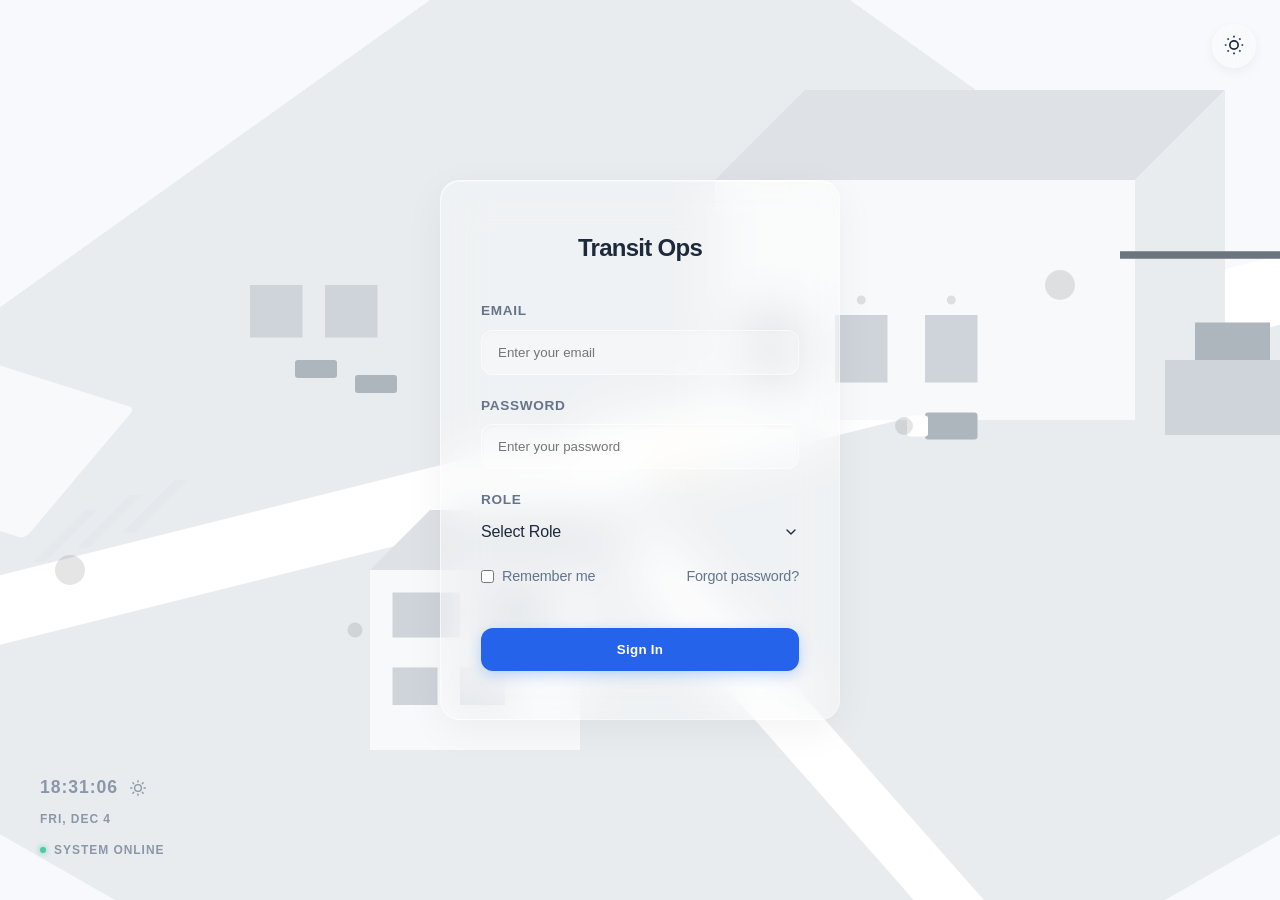
<file: index.html>
<!DOCTYPE html>
<html lang="en">
<head>
  <meta charset="UTF-8">
  <meta name="viewport" content="width=device-width, initial-scale=1.0">
  <title>Transit Ops - Login</title>
  <link rel="stylesheet" href="css/styles.css">
</head>
<body class="login-body" id="login-page">
  <!-- Theme Toggle -->
  <button id="theme-toggle" class="theme-toggle-btn" aria-label="Toggle Theme">
    <div class="theme-toggle-icons">
      <svg class="sun-icon" xmlns="http://www.w3.org/2000/svg" width="20" height="20" viewBox="0 0 24 24" fill="none" stroke="currentColor" stroke-width="2" stroke-linecap="round" stroke-linejoin="round"><circle cx="12" cy="12" r="5"></circle><line x1="12" y1="1" x2="12" y2="3"></line><line x1="12" y1="21" x2="12" y2="23"></line><line x1="4.22" y1="4.22" x2="5.64" y2="5.64"></line><line x1="18.36" y1="18.36" x2="19.78" y2="19.78"></line><line x1="1" y1="12" x2="3" y2="12"></line><line x1="21" y1="12" x2="23" y2="12"></line><line x1="4.22" y1="19.78" x2="5.64" y2="18.36"></line><line x1="18.36" y1="5.64" x2="19.78" y2="4.22"></line></svg>
      <svg class="moon-icon" xmlns="http://www.w3.org/2000/svg" width="20" height="20" viewBox="0 0 24 24" fill="none" stroke="currentColor" stroke-width="2" stroke-linecap="round" stroke-linejoin="round"><path d="M21 12.79A9 9 0 1 1 11.21 3 7 7 0 0 0 21 12.79z"></path></svg>
    </div>
  </button>

  <!-- Logistics Campus Background -->
  <div id="campus-bg-container">
    <svg id="campus-svg" viewBox="0 0 1000 600" preserveAspectRatio="xMidYMid slice" xmlns="http://www.w3.org/2000/svg">
      <g id="campus-camera">
        <!-- Ground Base -->
        <path d="M-200 400 L500 -100 L1200 400 L500 800 Z" fill="var(--campus-ground)" />
        
        <!-- Main Roads -->
        <path id="main-road" d="M -100 450 L 1100 150" stroke="var(--campus-road)" stroke-width="45" fill="none" />
        <path id="side-road" d="M 450 310 L 750 650" stroke="var(--campus-road)" stroke-width="35" fill="none" />
        
        <!-- Route Pulses -->
        <path id="route-pulse-1" class="route-pulse" d="M -100 450 L 1100 150" stroke="var(--primary-color)" stroke-width="4" fill="none" stroke-dasharray="40 1200" stroke-dashoffset="1200" />
        <path id="route-pulse-2" class="route-pulse" d="M 450 310 L 750 650" stroke="var(--primary-color)" stroke-width="3" fill="none" stroke-dasharray="30 800" stroke-dashoffset="800" />
        
        <!-- Crosswalks (Inspection Area) -->
        <g id="inspection-area">
          <rect x="470" y="340" width="8" height="35" fill="var(--campus-marking)" transform="skewX(-45)" opacity="0.4" class="crosswalk"/>
          <rect x="490" y="330" width="8" height="35" fill="var(--campus-marking)" transform="skewX(-45)" opacity="0.4" class="crosswalk"/>
          <rect x="510" y="320" width="8" height="35" fill="var(--campus-marking)" transform="skewX(-45)" opacity="0.4" class="crosswalk"/>
          <circle cx="530" cy="305" r="4" class="safety-beacon" fill="var(--campus-warning)"/>
          <circle cx="450" cy="365" r="4" class="safety-beacon" fill="var(--campus-warning)"/>
        </g>

        <!-- Fleet Parking & Maintenance Bay -->
        <g id="fleet-parking">
          <rect x="220" y="180" width="160" height="90" rx="4" fill="var(--campus-building-base)" stroke="var(--campus-building-edge)" stroke-width="1.5" transform="skewX(-30) rotate(15)"/>
          <path class="maintenance-bay" d="M 240 190 L 275 190 L 275 225 L 240 225 Z" fill="var(--campus-window)"/>
          <path class="maintenance-bay" d="M 290 190 L 325 190 L 325 225 L 290 225 Z" fill="var(--campus-window)"/>
          <!-- Parked Trucks -->
          <rect class="truck parked-truck" x="270" y="240" width="28" height="12" rx="2" fill="var(--campus-accent)" />
          <rect class="truck parked-truck" x="310" y="250" width="28" height="12" rx="2" fill="var(--campus-accent)" />
        </g>

        <!-- Warehouse & Loading Docks -->
        <g id="warehouse">
          <rect x="550" y="120" width="280" height="160" fill="var(--campus-building-base)" stroke="var(--campus-building-edge)" stroke-width="2" />
          <polygon points="550,120 610,60 890,60 830,120" fill="var(--campus-roof)" />
          <polygon points="830,120 890,60 890,220 830,280" fill="var(--campus-building-side)" />
          
          <!-- Loading Bays -->
          <g id="loading-bays">
            <rect x="570" y="210" width="35" height="45" class="warehouse-bay" fill="var(--campus-window)" />
            <circle cx="587.5" cy="200" r="3" class="warehouse-bay-light" fill="var(--campus-light-off)" />
            
            <rect x="630" y="210" width="35" height="45" class="warehouse-bay" fill="var(--campus-window)" />
            <circle cx="647.5" cy="200" r="3" class="warehouse-bay-light" fill="var(--campus-light-off)" />
            
            <rect x="690" y="210" width="35" height="45" class="warehouse-bay" fill="var(--campus-window)" />
            <circle cx="707.5" cy="200" r="3" class="warehouse-bay-light" fill="var(--campus-light-off)" />
          </g>
        </g>

        <!-- Crane & Containers -->
        <g id="crane-area">
          <rect x="850" y="240" width="90" height="50" fill="var(--campus-container-bg)" class="container-stack" />
          <rect x="870" y="215" width="50" height="25" fill="var(--campus-container-fg)" class="container-top" />
          <path id="crane-arm" class="crane-arm" d="M 820 170 L 950 170" stroke="var(--campus-crane)" stroke-width="5" />
          <rect id="crane-base" x="930" y="170" width="12" height="110" fill="var(--campus-crane)" />
        </g>

        <!-- Office Building & Dispatch -->
        <g id="office-building">
          <rect x="320" y="380" width="140" height="120" fill="var(--campus-building-base)" stroke="var(--campus-building-edge)" stroke-width="1.5" />
          <polygon points="320,380 360,340 500,340 460,380" fill="var(--campus-roof)" />
          <polygon points="460,380 500,340 500,460 460,500" fill="var(--campus-building-side)" />
          
          <!-- Windows -->
          <rect x="335" y="395" width="45" height="30" class="dispatch-window" fill="var(--campus-window)" />
          <rect x="395" y="395" width="45" height="30" class="server-window" fill="var(--campus-window)" />
          <rect x="335" y="445" width="30" height="25" class="office-window" fill="var(--campus-window)" />
          <rect x="380" y="445" width="30" height="25" class="office-window" fill="var(--campus-window)" />
          
          <!-- Security Light -->
          <circle cx="310" cy="420" r="5" class="security-light" fill="var(--campus-light-off)" />
        </g>

        <!-- Dynamic Truck (Docked initially) -->
        <g id="active-truck" class="active-truck" transform="translate(690, 275)">
          <rect x="0" y="0" width="35" height="18" rx="2" class="truck-body" fill="var(--campus-accent)" />
          <rect x="-12" y="2" width="14" height="14" rx="2" fill="var(--campus-truck-cab)" />
          <circle cx="-14" cy="9" r="6" class="truck-headlight" fill="var(--campus-light-off)" />
        </g>

        <!-- Ambient Street Lights -->
        <g id="street-lights">
          <circle cx="120" cy="380" r="10" class="street-light-glow" fill="var(--campus-light-off)" />
          <circle cx="440" cy="290" r="10" class="street-light-glow" fill="var(--campus-light-off)" />
          <circle cx="780" cy="190" r="10" class="street-light-glow" fill="var(--campus-light-off)" />
        </g>
      </g>
    </svg>
  </div>

  <!-- Operations Status Overlay -->
  <div class="ops-status-overlay">
    <div class="ops-clock">
      <span id="current-time">00:00:00</span>
      <span class="ops-weather" id="ops-weather-icon">
        <svg xmlns="http://www.w3.org/2000/svg" width="14" height="14" viewBox="0 0 24 24" fill="none" stroke="currentColor" stroke-width="2" stroke-linecap="round" stroke-linejoin="round"><circle cx="12" cy="12" r="5"></circle><line x1="12" y1="1" x2="12" y2="3"></line><line x1="12" y1="21" x2="12" y2="23"></line><line x1="4.22" y1="4.22" x2="5.64" y2="5.64"></line><line x1="18.36" y1="18.36" x2="19.78" y2="19.78"></line><line x1="1" y1="12" x2="3" y2="12"></line><line x1="21" y1="12" x2="23" y2="12"></line><line x1="4.22" y1="19.78" x2="5.64" y2="18.36"></line><line x1="18.36" y1="5.64" x2="19.78" y2="4.22"></line></svg>
      </span>
    </div>
    <div class="ops-date" id="current-date">MON, JAN 1</div>
    <div class="ops-ticker">
      <span class="ticker-dot"></span>
      <span id="system-status-msg">System Online</span>
    </div>
  </div>

  <div class="login-card-wrapper">
    <div class="login-card glass-card">
      <div class="glass-highlight"></div>
      <h2 class="mb-3" style="text-align: center; position: relative; z-index: 1;">Transit Ops</h2>
      <div id="login-error" class="login-error" style="display: none;"></div>
      <form id="loginForm" novalidate style="position: relative; z-index: 1;">
        <div class="form-group">
          <label for="email">Email</label>
          <input type="email" id="email" class="form-control glass-input" placeholder="Enter your email" required>
          <div class="validation-msg">Email is required</div>
        </div>
        <div class="form-group">
          <label for="password">Password</label>
          <input type="password" id="password" class="form-control glass-input" placeholder="Enter your password" required>
          <div class="validation-msg">Password is required</div>
        </div>
        <div class="form-group" id="role-group">
          <label for="role">Role</label>
          <div class="custom-select-wrapper">
            <input type="hidden" id="role" required>
            <div class="custom-select glass-input">
              <span class="custom-select-trigger">Select Role</span>
              <svg class="dropdown-icon" viewBox="0 0 24 24" width="16" height="16" stroke="currentColor" stroke-width="2" fill="none" stroke-linecap="round" stroke-linejoin="round"><polyline points="6 9 12 15 18 9"></polyline></svg>
            </div>
            <div class="custom-options glass-card">
              <div class="custom-option" data-value="Fleet Manager">Fleet Manager</div>
              <div class="custom-option" data-value="Dispatcher">Dispatcher</div>
              <div class="custom-option" data-value="Safety Officer">Safety Officer</div>
              <div class="custom-option" data-value="Financial Analyst">Financial Analyst</div>
            </div>
          </div>
          <div class="validation-msg">Role is required</div>
        </div>
        
        <div class="form-actions-row">
          <label class="remember-me">
            <input type="checkbox" id="remember">
            <span>Remember me</span>
          </label>
          <a href="#" class="forgot-link">Forgot password?</a>
        </div>

        <button type="submit" class="btn btn-primary w-100 mt-3">Sign In</button>
      </form>
    </div>
  </div>

  <script src="js/api.js"></script>
  <script src="js/main.js"></script>
  <script src="js/login.js"></script>
</body>
</html>
</file>
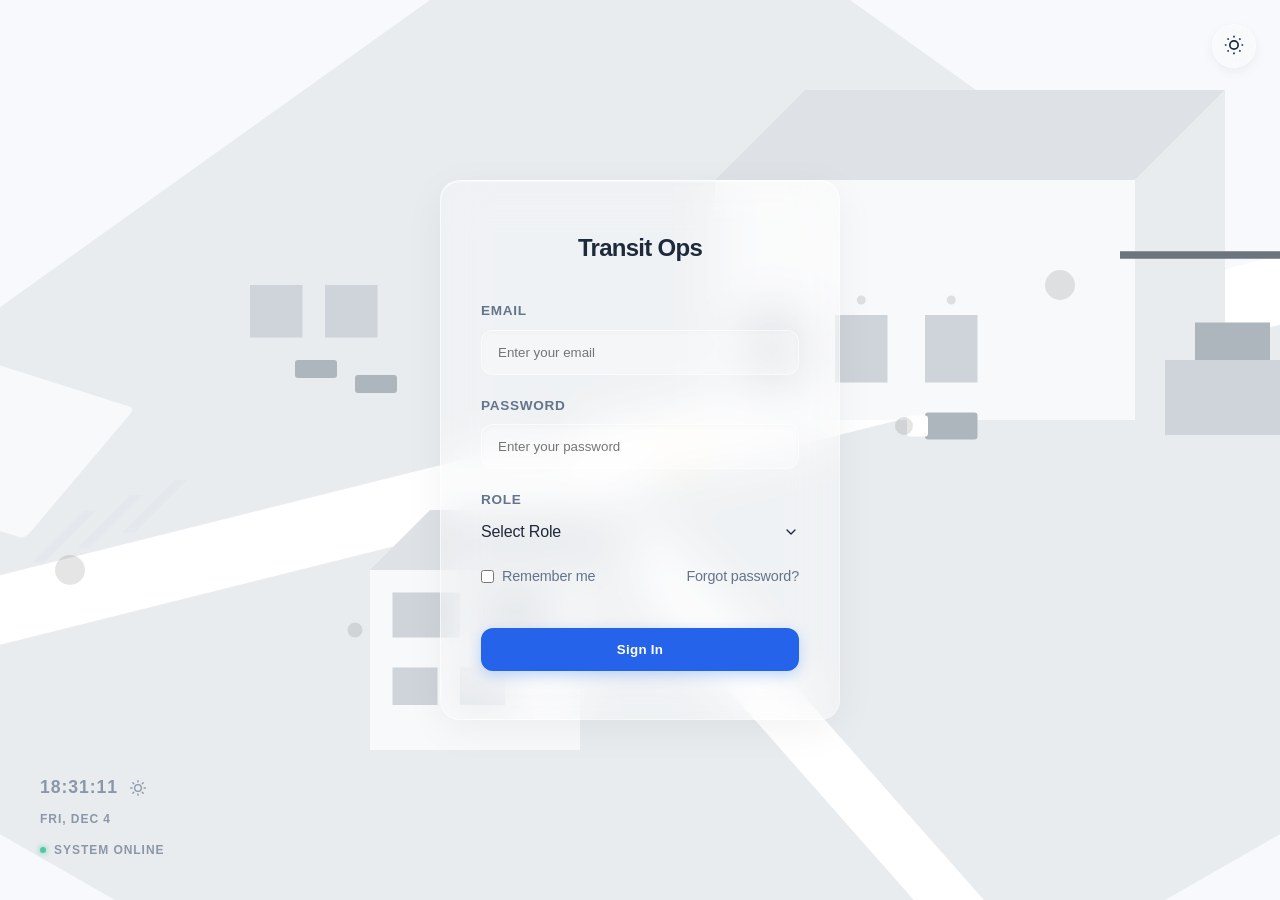
<file: drivers.html>
﻿<!DOCTYPE html>
<html lang="en">
<head>
  <meta charset="UTF-8">
  <meta name="viewport" content="width=device-width, initial-scale=1.0">
  <title>Drivers - Transit Ops</title>
  <link rel="stylesheet" href="css/styles.css">
  <style>
    .driver-grid {
      display: grid;
      grid-template-columns: repeat(auto-fill, minmax(300px, 1fr));
      gap: 24px;
    }
    .driver-card {
      display: flex;
      flex-direction: column;
      gap: 16px;
    }
    .driver-header {
      display: flex;
      align-items: center;
      gap: 16px;
    }
    .driver-avatar {
      width: 64px;
      height: 64px;
      border-radius: var(--radius-full);
      background-color: var(--primary-color);
      color: white;
      display: flex;
      align-items: center;
      justify-content: center;
      font-size: 1.5rem;
      font-weight: 700;
    }
    .driver-info h3 {
      font-size: 1.1rem;
      color: var(--text-primary);
      margin-bottom: 4px;
    }
    .driver-stats {
      display: grid;
      grid-template-columns: 1fr 1fr;
      gap: 12px;
      margin-top: auto;
      padding-top: 16px;
      border-top: 1px solid var(--border-color);
    }
    .stat-box {
      background: var(--bg-color);
      padding: 12px;
      border-radius: var(--radius-md);
      text-align: center;
    }
    .stat-label {
      font-size: 0.75rem;
      color: var(--text-secondary);
      text-transform: uppercase;
      letter-spacing: 0.05em;
      margin-bottom: 4px;
    }
    .stat-val {
      font-size: 1.1rem;
      font-weight: 700;
      color: var(--text-primary);
    }
  </style>
</head>
<body>
  <div class="app-container">
    
    <!-- Sidebar -->
    <aside class="sidebar" id="sidebar">
      <div class="sidebar-header">
        <div class="d-flex items-center gap-2">
          <svg width="24" height="24" viewBox="0 0 24 24" fill="none" stroke="currentColor" stroke-width="2" stroke-linecap="round" stroke-linejoin="round"><path d="M5 12h14"/><path d="m12 5 7 7-7 7"/></svg>
          <span class="brand-text">Transit Ops</span>
        </div>
        <button class="collapse-btn" id="sidebar-collapse-btn">
          <svg width="18" height="18" viewBox="0 0 24 24" fill="none" stroke="currentColor" stroke-width="2"><polyline points="15 18 9 12 15 6"></polyline></svg>
        </button>
      </div>
      
      <ul class="nav-links">
        <li>
          <a href="dashboard.html">
            <svg viewBox="0 0 24 24" fill="none" stroke="currentColor" stroke-width="2"><rect x="3" y="3" width="7" height="7"></rect><rect x="14" y="3" width="7" height="7"></rect><rect x="14" y="14" width="7" height="7"></rect><rect x="3" y="14" width="7" height="7"></rect></svg>
            <span>Dashboard</span>
          </a>
        </li>
        <li>
          <a href="vehicles.html">
            <svg viewBox="0 0 24 24" fill="none" stroke="currentColor" stroke-width="2"><rect x="3" y="12" width="18" height="8" rx="2" ry="2"></rect><path d="M4 12V7a2 2 0 0 1 2-2h12a2 2 0 0 1 2 2v5"></path><path d="M7 16h1"></path><path d="M16 16h1"></path></svg>
            <span>Vehicles</span>
          </a>
        </li>
        <li>
          <a href="drivers.html" class="active">
            <svg viewBox="0 0 24 24" fill="none" stroke="currentColor" stroke-width="2"><path d="M17 21v-2a4 4 0 0 0-4-4H5a4 4 0 0 0-4 4v2"></path><circle cx="9" cy="7" r="4"></circle><path d="M23 21v-2a4 4 0 0 0-3-3.87"></path><path d="M16 3.13a4 4 0 0 1 0 7.75"></path></svg>
            <span>Drivers</span>
          </a>
        </li>
        <li>
          <a href="trips.html">
            <svg viewBox="0 0 24 24" fill="none" stroke="currentColor" stroke-width="2"><path d="M3 9l9-7 9 7v11a2 2 0 0 1-2 2H5a2 2 0 0 1-2-2z"></path><polyline points="9 22 9 12 15 12 15 22"></polyline></svg>
            <span>Trips</span>
          </a>
        </li>
        <li>
          <a href="maintenance.html">
            <svg viewBox="0 0 24 24" fill="none" stroke="currentColor" stroke-width="2"><path d="M14.7 6.3a1 1 0 0 0 0 1.4l1.6 1.6a1 1 0 0 0 1.4 0l3.77-3.77a6 6 0 0 1-7.94 7.94l-6.91 6.91a2.12 2.12 0 0 1-3-3l6.91-6.91a6 6 0 0 1 7.94-7.94l-3.76 3.76z"></path></svg>
            <span>Maintenance</span>
          </a>
        </li>
        <li>
          <a href="expenses.html">
            <svg viewBox="0 0 24 24" fill="none" stroke="currentColor" stroke-width="2"><rect x="2" y="6" width="20" height="12" rx="2"></rect><circle cx="12" cy="12" r="2"></circle><path d="M6 12h.01M18 12h.01"></path></svg>
            <span>Fuel & Expenses</span>
          </a>
        </li>
        <li>
          <a href="analytics.html">
            <svg viewBox="0 0 24 24" fill="none" stroke="currentColor" stroke-width="2"><polyline points="22 12 18 12 15 21 9 3 6 12 2 12"></polyline></svg>
            <span>Analytics</span>
          </a>
        </li>
        <li>
          <a href="settings.html">
            <svg viewBox="0 0 24 24" fill="none" stroke="currentColor" stroke-width="2"><circle cx="12" cy="12" r="3"></circle><path d="M19.4 15a1.65 1.65 0 0 0 .33 1.82l.06.06a2 2 0 0 1 0 2.83 2 2 0 0 1-2.83 0l-.06-.06a1.65 1.65 0 0 0-1.82-.33 1.65 1.65 0 0 0-1 1.51V21a2 2 0 0 1-2 2 2 2 0 0 1-2-2v-.09A1.65 1.65 0 0 0 9 19.4a1.65 1.65 0 0 0-1.82.33l-.06.06a2 2 0 0 1-2.83 0 2 2 0 0 1 0-2.83l.06-.06a1.65 1.65 0 0 0 .33-1.82 1.65 1.65 0 0 0-1.51-1H3a2 2 0 0 1-2-2 2 2 0 0 1 2-2h.09A1.65 1.65 0 0 0 4.6 9a1.65 1.65 0 0 0-.33-1.82l-.06-.06a2 2 0 0 1 0-2.83 2 2 0 0 1 2.83 0l.06.06a1.65 1.65 0 0 0 1.82.33H9a1.65 1.65 0 0 0 1-1.51V3a2 2 0 0 1 2-2 2 2 0 0 1 2 2v.09a1.65 1.65 0 0 0 1 1.51 1.65 1.65 0 0 0 1.82-.33l.06-.06a2 2 0 0 1 2.83 0 2 2 0 0 1 0 2.83l-.06.06a1.65 1.65 0 0 0-.33 1.82V9a1.65 1.65 0 0 0 1.51 1H21a2 2 0 0 1 2 2 2 2 0 0 1-2 2h-.09a1.65 1.65 0 0 0-1.51 1z"></path></svg>
            <span>Settings</span>
          </a>
        </li>
      </ul>
      
      <div class="sidebar-footer">
        <div class="user-avatar">RS</div>
        <div class="user-info">
          <div class="user-name">Rahul Sharma</div>
          <div class="user-role" id="role-display">System Admin</div>
        </div>
      </div>
    </aside>

    <!-- Main Content -->
    <main class="main-content">
      
      <!-- Topbar -->
      <header class="topbar">
        <div class="topbar-left">
          <h1 class="page-title">Driver Roster</h1>
        </div>
        
        <div class="topbar-right">
          <div class="search-box">
            <svg width="16" height="16" viewBox="0 0 24 24" fill="none" stroke="currentColor" stroke-width="2"><circle cx="11" cy="11" r="8"></circle><line x1="21" y1="21" x2="16.65" y2="16.65"></line></svg>
            <input type="text" id="global-search" placeholder="Search drivers...">
            <span class="search-shortcut">Ctrl+K</span>
          </div>
          
                    <div class="notification-wrapper" style="position: relative; margin-right: 8px;">
            <button id="notif-toggle" class="saas-btn saas-btn-icon saas-btn-secondary">
              <svg width="20" height="20" viewBox="0 0 24 24" fill="none" stroke="currentColor" stroke-width="2"><path d="M18 8A6 6 0 0 0 6 8c0 7-3 9-3 9h18s-3-2-3-9"></path><path d="M13.73 21a2 2 0 0 1-3.46 0"></path></svg>
              <span class="notif-badge" style="display:none; position: absolute; top: -2px; right: -2px; width: 10px; height: 10px; background: red; border-radius: 50%;"></span>
            </button>
            <div id="notif-dropdown" class="card" style="display: none; position: absolute; top: 100%; right: 0; width: 300px; max-height: 400px; overflow-y: auto; z-index: 1000; margin-top: 8px; padding: 0;">
              <div style="padding: 12px 16px; border-bottom: 1px solid var(--border-color); font-weight: 500;">Notifications</div>
              <div id="notif-list" style="padding: 8px 0;"></div>
            </div>
          </div>
          <button id="theme-toggle" class="saas-btn saas-btn-icon saas-btn-secondary">
            <svg width="20" height="20" viewBox="0 0 24 24" fill="none" stroke="currentColor" stroke-width="2"><circle cx="12" cy="12" r="5"></circle><line x1="12" y1="1" x2="12" y2="3"></line><line x1="12" y1="21" x2="12" y2="23"></line><line x1="4.22" y1="4.22" x2="5.64" y2="5.64"></line><line x1="18.36" y1="18.36" x2="19.78" y2="19.78"></line><line x1="1" y1="12" x2="3" y2="12"></line><line x1="21" y1="12" x2="23" y2="12"></line><line x1="4.22" y1="19.78" x2="5.64" y2="18.36"></line><line x1="18.36" y1="4.22" x2="19.78" y2="5.64"></line></svg>
          </button>
        </div>
      </header>

      <!-- Content Canvas -->
      <div class="content-canvas">
        <div class="content-max">
          
          <div class="d-flex justify-between items-center mb-6">
            <div class="d-flex gap-4">
              <input type="text" class="saas-input" placeholder="Filter by name..." style="width: 200px;">
              <select class="saas-input" style="width: 150px;">
                <option>All Statuses</option>
                <option>Available</option>
                <option>On Duty</option>
                <option>Off Duty</option>
              </select>
            </div>
            <button id="create-driver-btn" class="saas-btn saas-btn-primary">+ Add Driver</button>
          </div>

          <!-- Drivers Grid -->
          <div class="driver-grid" id="drivers-grid">
            <!-- Populated by JS -->
          </div>

        </div>
      </div>
    </main>
  </div>

  <!-- Dynamic Driver Drawer -->
  <div id="driverModal" class="drawer-backdrop">
    <div class="drawer-panel">
      <div class="drawer-header">
        <h2 id="drawerTitle">Add Driver</h2>
        <button class="saas-btn saas-btn-icon saas-btn-secondary" id="closeDriverModal" style="border: none; background: transparent; box-shadow: none;">
          <svg width="20" height="20" viewBox="0 0 24 24" fill="none" stroke="currentColor" stroke-width="2" stroke-linecap="round" stroke-linejoin="round">
            <line x1="18" y1="6" x2="6" y2="18"></line>
            <line x1="6" y1="6" x2="18" y2="18"></line>
          </svg>
        </button>
      </div>
      <div class="drawer-body">
        <form id="driverForm">
          <input type="hidden" id="drv-id">
          
          <div class="form-group mb-4">
            <label class="form-label text-muted" style="font-size: 0.75rem; font-weight: 600; letter-spacing: 0.5px; text-transform: uppercase; margin-bottom: 8px; display: block;">Full Name *</label>
            <input type="text" id="drv-name" class="saas-input" style="width: 100%;" placeholder="e.g. Rahul Sharma">
            <span class="error-msg text-danger" style="display:none; font-size: 0.75rem; color: #dc3545; margin-top: 4px;">Required</span>
          </div>

          <div class="form-group mb-4">
            <label class="form-label text-muted" style="font-size: 0.75rem; font-weight: 600; letter-spacing: 0.5px; text-transform: uppercase; margin-bottom: 8px; display: block;">License Number *</label>
            <input type="text" id="drv-license" class="saas-input" style="width: 100%;" placeholder="e.g. MH12-2023-1234567">
            <span class="error-msg text-danger" style="display:none; font-size: 0.75rem; color: #dc3545; margin-top: 4px;">Required</span>
          </div>

          <div class="d-flex gap-4 mb-4">
            <div class="form-group" style="flex: 1;">
              <label class="form-label text-muted" style="font-size: 0.75rem; font-weight: 600; letter-spacing: 0.5px; text-transform: uppercase; margin-bottom: 8px; display: block;">Contact Number *</label>
              <input type="text" id="drv-phone" class="saas-input" style="width: 100%;" placeholder="e.g. 98765-43210">
              <span class="error-msg text-danger" style="display:none; font-size: 0.75rem; color: #dc3545; margin-top: 4px;">Required</span>
            </div>
            <div class="form-group" style="flex: 1;">
              <label class="form-label text-muted" style="font-size: 0.75rem; font-weight: 600; letter-spacing: 0.5px; text-transform: uppercase; margin-bottom: 8px; display: block;">Status</label>
              <select id="drv-status" class="saas-input" style="width: 100%;">
                <option value="Available">Available</option>
                <option value="On Duty">On Duty</option>
                <option value="Off Duty">Off Duty</option>
                <option value="Terminated">Terminated</option>
              </select>
            </div>
          </div>
        </form>
      </div>
      <div class="drawer-footer">
        <button type="button" id="submitBtn" class="saas-btn saas-btn-primary" style="width: 100%; justify-content: center;">Save Driver</button>
      </div>
    </div>
  </div>

  <script src="js/mock-data.js"></script>
  <script src="js/api.js"></script>
  <script src="js/rbac.js"></script>
  <script src="js/main.js"></script>
  <script src="js/drivers.js"></script>
</body>
</html>
</file>
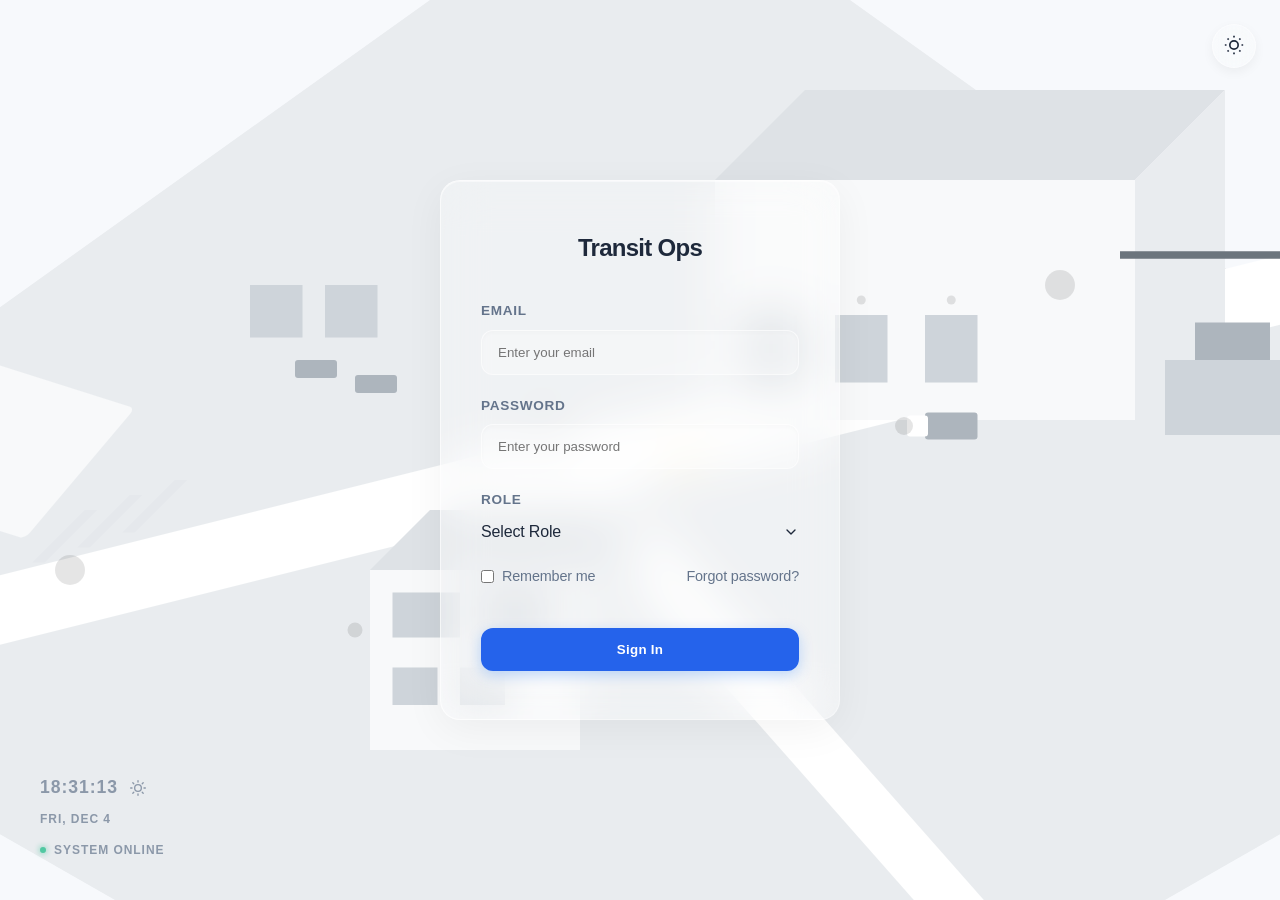
<file: expenses.html>
﻿<!DOCTYPE html>
<html lang="en">
<head>
  <meta charset="UTF-8">
  <meta name="viewport" content="width=device-width, initial-scale=1.0">
  <title>Expenses - Transit Ops</title>
  <link rel="stylesheet" href="css/styles.css">
</head>
<body>
  <div class="app-container">
    
    <!-- Sidebar -->
    <aside class="sidebar" id="sidebar">
      <div class="sidebar-header">
        <div class="d-flex items-center gap-2">
          <svg width="24" height="24" viewBox="0 0 24 24" fill="none" stroke="currentColor" stroke-width="2" stroke-linecap="round" stroke-linejoin="round"><path d="M5 12h14"/><path d="m12 5 7 7-7 7"/></svg>
          <span class="brand-text">Transit Ops</span>
        </div>
        <button class="collapse-btn" id="sidebar-collapse-btn">
          <svg width="18" height="18" viewBox="0 0 24 24" fill="none" stroke="currentColor" stroke-width="2"><polyline points="15 18 9 12 15 6"></polyline></svg>
        </button>
      </div>
      
      <ul class="nav-links">
        <li>
          <a href="dashboard.html">
            <svg viewBox="0 0 24 24" fill="none" stroke="currentColor" stroke-width="2"><rect x="3" y="3" width="7" height="7"></rect><rect x="14" y="3" width="7" height="7"></rect><rect x="14" y="14" width="7" height="7"></rect><rect x="3" y="14" width="7" height="7"></rect></svg>
            <span>Dashboard</span>
          </a>
        </li>
        <li>
          <a href="vehicles.html">
            <svg viewBox="0 0 24 24" fill="none" stroke="currentColor" stroke-width="2"><rect x="3" y="12" width="18" height="8" rx="2" ry="2"></rect><path d="M4 12V7a2 2 0 0 1 2-2h12a2 2 0 0 1 2 2v5"></path><path d="M7 16h1"></path><path d="M16 16h1"></path></svg>
            <span>Vehicles</span>
          </a>
        </li>
        <li>
          <a href="drivers.html">
            <svg viewBox="0 0 24 24" fill="none" stroke="currentColor" stroke-width="2"><path d="M17 21v-2a4 4 0 0 0-4-4H5a4 4 0 0 0-4 4v2"></path><circle cx="9" cy="7" r="4"></circle><path d="M23 21v-2a4 4 0 0 0-3-3.87"></path><path d="M16 3.13a4 4 0 0 1 0 7.75"></path></svg>
            <span>Drivers</span>
          </a>
        </li>
        <li>
          <a href="trips.html">
            <svg viewBox="0 0 24 24" fill="none" stroke="currentColor" stroke-width="2"><path d="M3 9l9-7 9 7v11a2 2 0 0 1-2 2H5a2 2 0 0 1-2-2z"></path><polyline points="9 22 9 12 15 12 15 22"></polyline></svg>
            <span>Trips</span>
          </a>
        </li>
        <li>
          <a href="maintenance.html">
            <svg viewBox="0 0 24 24" fill="none" stroke="currentColor" stroke-width="2"><path d="M14.7 6.3a1 1 0 0 0 0 1.4l1.6 1.6a1 1 0 0 0 1.4 0l3.77-3.77a6 6 0 0 1-7.94 7.94l-6.91 6.91a2.12 2.12 0 0 1-3-3l6.91-6.91a6 6 0 0 1 7.94-7.94l-3.76 3.76z"></path></svg>
            <span>Maintenance</span>
          </a>
        </li>
        <li>
          <a href="expenses.html" class="active">
            <svg viewBox="0 0 24 24" fill="none" stroke="currentColor" stroke-width="2"><rect x="2" y="6" width="20" height="12" rx="2"></rect><circle cx="12" cy="12" r="2"></circle><path d="M6 12h.01M18 12h.01"></path></svg>
            <span>Fuel & Expenses</span>
          </a>
        </li>
        <li>
          <a href="analytics.html">
            <svg viewBox="0 0 24 24" fill="none" stroke="currentColor" stroke-width="2"><polyline points="22 12 18 12 15 21 9 3 6 12 2 12"></polyline></svg>
            <span>Analytics</span>
          </a>
        </li>
        <li>
          <a href="settings.html">
            <svg viewBox="0 0 24 24" fill="none" stroke="currentColor" stroke-width="2"><circle cx="12" cy="12" r="3"></circle><path d="M19.4 15a1.65 1.65 0 0 0 .33 1.82l.06.06a2 2 0 0 1 0 2.83 2 2 0 0 1-2.83 0l-.06-.06a1.65 1.65 0 0 0-1.82-.33 1.65 1.65 0 0 0-1 1.51V21a2 2 0 0 1-2 2 2 2 0 0 1-2-2v-.09A1.65 1.65 0 0 0 9 19.4a1.65 1.65 0 0 0-1.82.33l-.06.06a2 2 0 0 1-2.83 0 2 2 0 0 1 0-2.83l.06-.06a1.65 1.65 0 0 0 .33-1.82 1.65 1.65 0 0 0-1.51-1H3a2 2 0 0 1-2-2 2 2 0 0 1 2-2h.09A1.65 1.65 0 0 0 4.6 9a1.65 1.65 0 0 0-.33-1.82l-.06-.06a2 2 0 0 1 0-2.83 2 2 0 0 1 2.83 0l.06.06a1.65 1.65 0 0 0 1.82.33H9a1.65 1.65 0 0 0 1-1.51V3a2 2 0 0 1 2-2 2 2 0 0 1 2 2v.09a1.65 1.65 0 0 0 1 1.51 1.65 1.65 0 0 0 1.82-.33l.06-.06a2 2 0 0 1 2.83 0 2 2 0 0 1 0 2.83l-.06.06a1.65 1.65 0 0 0-.33 1.82V9a1.65 1.65 0 0 0 1.51 1H21a2 2 0 0 1 2 2 2 2 0 0 1-2 2h-.09a1.65 1.65 0 0 0-1.51 1z"></path></svg>
            <span>Settings</span>
          </a>
        </li>
      </ul>
      
      <div class="sidebar-footer">
        <div class="user-avatar">RS</div>
        <div class="user-info">
          <div class="user-name">Rahul Sharma</div>
          <div class="user-role" id="role-display">System Admin</div>
        </div>
      </div>
    </aside>

    <!-- Main Content -->
    <main class="main-content">
      
      <!-- Topbar -->
      <header class="topbar">
        <div class="topbar-left">
          <h1 class="page-title">Fuel & Expenses</h1>
        </div>
        
        <div class="topbar-right">
          <div class="search-box">
            <svg width="16" height="16" viewBox="0 0 24 24" fill="none" stroke="currentColor" stroke-width="2"><circle cx="11" cy="11" r="8"></circle><line x1="21" y1="21" x2="16.65" y2="16.65"></line></svg>
            <input type="text" id="global-search" placeholder="Search expenses...">
            <span class="search-shortcut">Ctrl+K</span>
          </div>
          
          <div class="notification-wrapper" style="position: relative; margin-right: 8px;">
            <button id="notif-toggle" class="saas-btn saas-btn-icon saas-btn-secondary">
              <svg width="20" height="20" viewBox="0 0 24 24" fill="none" stroke="currentColor" stroke-width="2"><path d="M18 8A6 6 0 0 0 6 8c0 7-3 9-3 9h18s-3-2-3-9"></path><path d="M13.73 21a2 2 0 0 1-3.46 0"></path></svg>
              <span class="notif-badge" style="display:none; position: absolute; top: -2px; right: -2px; width: 10px; height: 10px; background: red; border-radius: 50%;"></span>
            </button>
            <div id="notif-dropdown" class="card" style="display: none; position: absolute; top: 100%; right: 0; width: 300px; max-height: 400px; overflow-y: auto; z-index: 1000; margin-top: 8px; padding: 0;">
              <div style="padding: 12px 16px; border-bottom: 1px solid var(--border-color); font-weight: 500;">Notifications</div>
              <div id="notif-list" style="padding: 8px 0;"></div>
            </div>
          </div>
          <button id="theme-toggle" class="saas-btn saas-btn-icon saas-btn-secondary">
            <svg width="20" height="20" viewBox="0 0 24 24" fill="none" stroke="currentColor" stroke-width="2"><circle cx="12" cy="12" r="5"></circle><line x1="12" y1="1" x2="12" y2="3"></line><line x1="12" y1="21" x2="12" y2="23"></line><line x1="4.22" y1="4.22" x2="5.64" y2="5.64"></line><line x1="18.36" y1="18.36" x2="19.78" y2="19.78"></line><line x1="1" y1="12" x2="3" y2="12"></line><line x1="21" y1="12" x2="23" y2="12"></line><line x1="4.22" y1="19.78" x2="5.64" y2="18.36"></line><line x1="18.36" y1="4.22" x2="19.78" y2="5.64"></line></svg>
          </button>
        </div>
      </header>

      <!-- Content Canvas -->
      <div class="content-canvas">
        <div class="content-max">

          <!-- Overview KPIs -->
          <div class="kpi-grid mb-6">
            <div class="kpi-card" style="padding: 20px; background: var(--bg-card); border-radius: 12px; border: 1px solid var(--border-color); box-shadow: 0 4px 6px -1px rgba(0, 0, 0, 0.1);">
              <div class="text-muted mb-2">Total Fuel Costs</div>
              <div class="h2" id="kpi-fuel" style="font-size: 2rem; font-weight: 600;">₹0</div>
              <div class="text-success mt-2" style="font-size: 0.875rem;">This Month</div>
            </div>
            <div class="kpi-card" style="padding: 20px; background: var(--bg-card); border-radius: 12px; border: 1px solid var(--border-color); box-shadow: 0 4px 6px -1px rgba(0, 0, 0, 0.1);">
              <div class="text-muted mb-2">Other Expenses</div>
              <div class="h2" id="kpi-other" style="font-size: 2rem; font-weight: 600;">₹0</div>
              <div class="text-success mt-2" style="font-size: 0.875rem;">This Month</div>
            </div>
            <div class="kpi-card" style="padding: 20px; background: var(--bg-card); border-radius: 12px; border: 1px solid var(--border-color); box-shadow: 0 4px 6px -1px rgba(0, 0, 0, 0.1);">
              <div class="text-muted mb-2">Total Expenses</div>
              <div class="h2" id="kpi-total" style="font-size: 2rem; font-weight: 600;">₹0</div>
              <div class="text-success mt-2" style="font-size: 0.875rem;">This Month</div>
            </div>
          </div>
          
          <div class="d-flex justify-between items-center mb-6">
            <h2 class="card-title">Expense Log</h2>
            <div class="d-flex gap-2">
              <button class="saas-btn saas-btn-secondary">Export Report</button>
              <button class="saas-btn saas-btn-primary" onclick="openDrawer('new')">+ Add Expense</button>
            </div>
          </div>

          <!-- Expenses Table -->
          <div class="table-card">
            <div class="table-responsive">
              <table class="saas-table" id="expenses-table">
                <thead>
                  <tr>
                    <th>Date</th>
                    <th>Vehicle</th>
                    <th>Type</th>
                    <th>Amount</th>
                    <th>Status</th>
                    <th>Actions</th>
                  </tr>
                </thead>
                <tbody id="expenses-body">
                  <!-- Populated by JS -->
                </tbody>
              </table>
            </div>
          </div>

        </div>
      </div>
    </main>
  </div>

  <!-- Dynamic Expense Drawer -->
  <div id="expenseModal" class="drawer-backdrop">
    <div class="drawer-panel">
      <div class="drawer-header">
        <h2 id="drawerTitle">Log Expense</h2>
        <button class="saas-btn saas-btn-icon saas-btn-secondary" id="closeExpenseModal" style="border: none; background: transparent; box-shadow: none;">
          <svg width="20" height="20" viewBox="0 0 24 24" fill="none" stroke="currentColor" stroke-width="2" stroke-linecap="round" stroke-linejoin="round">
            <line x1="18" y1="6" x2="6" y2="18"></line>
            <line x1="6" y1="6" x2="18" y2="18"></line>
          </svg>
        </button>
      </div>
      <div class="drawer-body">
        <form id="expenseForm">
          <input type="hidden" id="exp-id">
          
          <div class="form-group mb-4">
            <label class="form-label text-muted" style="font-size: 0.75rem; font-weight: 600; letter-spacing: 0.5px; text-transform: uppercase; margin-bottom: 8px; display: block;">Vehicle *</label>
            <select id="exp-vehicle" class="saas-input" style="width: 100%;">
              <option value="">Select Vehicle (or General)</option>
            </select>
            <span class="error-msg text-danger" style="display:none; font-size: 0.75rem; color: #dc3545; margin-top: 4px;">Required</span>
          </div>

          <div class="d-flex gap-4 mb-4">
            <div class="form-group" style="flex: 1;">
              <label class="form-label text-muted" style="font-size: 0.75rem; font-weight: 600; letter-spacing: 0.5px; text-transform: uppercase; margin-bottom: 8px; display: block;">Expense Type *</label>
              <select id="exp-type" class="saas-input" style="width: 100%;">
                <option value="Fuel">Fuel</option>
                <option value="Toll">Toll</option>
                <option value="Maintenance">Maintenance</option>
                <option value="Food">Food</option>
                <option value="Other">Other</option>
              </select>
            </div>
            <div class="form-group" style="flex: 1;">
              <label class="form-label text-muted" style="font-size: 0.75rem; font-weight: 600; letter-spacing: 0.5px; text-transform: uppercase; margin-bottom: 8px; display: block;">Date *</label>
              <input type="date" id="exp-date" class="saas-input" style="width: 100%;">
              <span class="error-msg text-danger" style="display:none; font-size: 0.75rem; color: #dc3545; margin-top: 4px;">Required</span>
            </div>
          </div>

          <div class="d-flex gap-4 mb-4">
            <div class="form-group" style="flex: 1;">
              <label class="form-label text-muted" style="font-size: 0.75rem; font-weight: 600; letter-spacing: 0.5px; text-transform: uppercase; margin-bottom: 8px; display: block;">Amount (₹) *</label>
              <input type="number" id="exp-amount" class="saas-input" style="width: 100%;" placeholder="0">
              <span class="error-msg text-danger" style="display:none; font-size: 0.75rem; color: #dc3545; margin-top: 4px;">Required</span>
            </div>
            <div class="form-group" style="flex: 1;">
              <label class="form-label text-muted" style="font-size: 0.75rem; font-weight: 600; letter-spacing: 0.5px; text-transform: uppercase; margin-bottom: 8px; display: block;">Status</label>
              <select id="exp-status" class="saas-input" style="width: 100%;">
                <option value="Pending">Pending</option>
                <option value="Approved">Approved</option>
                <option value="Rejected">Rejected</option>
              </select>
            </div>
          </div>
          
          <div class="form-group mb-4">
            <label class="form-label text-muted" style="font-size: 0.75rem; font-weight: 600; letter-spacing: 0.5px; text-transform: uppercase; margin-bottom: 8px; display: block;">Notes</label>
            <textarea id="exp-notes" class="saas-input" style="width: 100%; min-height: 80px;" placeholder="Optional details..."></textarea>
          </div>
        </form>
      </div>
      <div class="drawer-footer">
        <button type="button" id="submitBtn" class="saas-btn saas-btn-primary" style="width: 100%; justify-content: center;">Save Expense</button>
      </div>
    </div>
  </div>
  
  <script src="js/api.js"></script>
  <script src="js/rbac.js"></script>
  <script src="js/main.js"></script>
  <script src="js/expenses.js"></script>
</body>
</html>
</file>
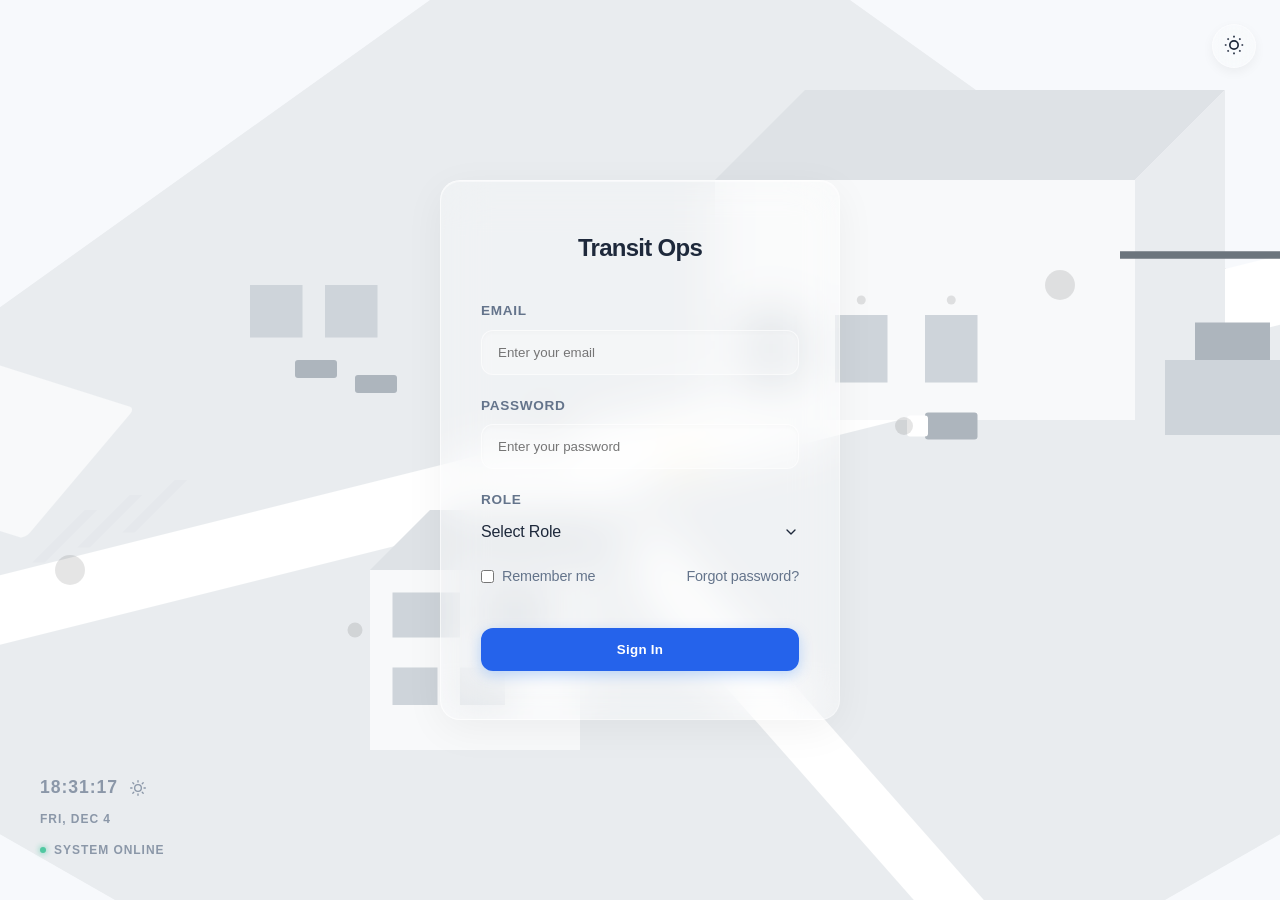
<file: settings.html>
﻿<!DOCTYPE html>
<html lang="en">
<head>
  <meta charset="UTF-8">
  <meta name="viewport" content="width=device-width, initial-scale=1.0">
  <title>Settings - Transit Ops</title>
  <link rel="stylesheet" href="css/styles.css">
  <style>
    .settings-grid {
      display: grid;
      grid-template-columns: 250px 1fr;
      gap: 32px;
      align-items: start;
    }
    .settings-nav {
      position: sticky;
      top: 100px;
    }
    .settings-nav a {
      display: block;
      padding: 10px 16px;
      color: var(--text-secondary);
      text-decoration: none;
      border-radius: var(--radius-md);
      margin-bottom: 4px;
      transition: all 0.2s;
    }
    .settings-nav a:hover {
      background: var(--bg-color);
      color: var(--text-primary);
    }
    .settings-nav a.active {
      background: rgba(37, 99, 235, 0.1);
      color: var(--primary-color);
      font-weight: 500;
    }
    .settings-section {
      margin-bottom: 48px;
    }
    .settings-section h2 {
      font-size: 1.25rem;
      margin-bottom: 16px;
      color: var(--text-primary);
    }
    .settings-section p.sub {
      color: var(--text-secondary);
      margin-bottom: 24px;
      font-size: 0.9rem;
    }
    
    /* Toggle Switch */
    .toggle-switch {
      position: relative;
      display: inline-block;
      width: 44px;
      height: 24px;
    }
    .toggle-switch input {
      opacity: 0;
      width: 0;
      height: 0;
    }
    .slider {
      position: absolute;
      cursor: pointer;
      top: 0; left: 0; right: 0; bottom: 0;
      background-color: var(--border-color);
      transition: .4s;
      border-radius: 24px;
    }
    .slider:before {
      position: absolute;
      content: "";
      height: 18px;
      width: 18px;
      left: 3px;
      bottom: 3px;
      background-color: white;
      transition: .4s;
      border-radius: 50%;
      box-shadow: var(--shadow-sm);
    }
    input:checked + .slider {
      background-color: var(--primary-color);
    }
    input:checked + .slider:before {
      transform: translateX(20px);
    }
    
    .setting-item {
      display: flex;
      justify-content: space-between;
      align-items: center;
      padding: 16px 0;
      border-bottom: 1px solid var(--border-color);
    }
    .setting-item:last-child {
      border-bottom: none;
    }
    .setting-info h4 {
      font-size: 1rem;
      margin-bottom: 4px;
    }
    .setting-info p {
      font-size: 0.85rem;
      color: var(--text-secondary);
    }
  </style>
</head>
<body>
  <div class="app-container">
    
    <!-- Sidebar -->
    <aside class="sidebar" id="sidebar">
      <div class="sidebar-header">
        <div class="d-flex items-center gap-2">
          <svg width="24" height="24" viewBox="0 0 24 24" fill="none" stroke="currentColor" stroke-width="2" stroke-linecap="round" stroke-linejoin="round"><path d="M5 12h14"/><path d="m12 5 7 7-7 7"/></svg>
          <span class="brand-text">Transit Ops</span>
        </div>
        <button class="collapse-btn" id="sidebar-collapse-btn">
          <svg width="18" height="18" viewBox="0 0 24 24" fill="none" stroke="currentColor" stroke-width="2"><polyline points="15 18 9 12 15 6"></polyline></svg>
        </button>
      </div>
      
      <ul class="nav-links">
        <li>
          <a href="dashboard.html">
            <svg viewBox="0 0 24 24" fill="none" stroke="currentColor" stroke-width="2"><rect x="3" y="3" width="7" height="7"></rect><rect x="14" y="3" width="7" height="7"></rect><rect x="14" y="14" width="7" height="7"></rect><rect x="3" y="14" width="7" height="7"></rect></svg>
            <span>Dashboard</span>
          </a>
        </li>
        <li>
          <a href="vehicles.html">
            <svg viewBox="0 0 24 24" fill="none" stroke="currentColor" stroke-width="2"><rect x="3" y="12" width="18" height="8" rx="2" ry="2"></rect><path d="M4 12V7a2 2 0 0 1 2-2h12a2 2 0 0 1 2 2v5"></path><path d="M7 16h1"></path><path d="M16 16h1"></path></svg>
            <span>Vehicles</span>
          </a>
        </li>
        <li>
          <a href="drivers.html">
            <svg viewBox="0 0 24 24" fill="none" stroke="currentColor" stroke-width="2"><path d="M17 21v-2a4 4 0 0 0-4-4H5a4 4 0 0 0-4 4v2"></path><circle cx="9" cy="7" r="4"></circle><path d="M23 21v-2a4 4 0 0 0-3-3.87"></path><path d="M16 3.13a4 4 0 0 1 0 7.75"></path></svg>
            <span>Drivers</span>
          </a>
        </li>
        <li>
          <a href="trips.html">
            <svg viewBox="0 0 24 24" fill="none" stroke="currentColor" stroke-width="2"><path d="M3 9l9-7 9 7v11a2 2 0 0 1-2 2H5a2 2 0 0 1-2-2z"></path><polyline points="9 22 9 12 15 12 15 22"></polyline></svg>
            <span>Trips</span>
          </a>
        </li>
        <li>
          <a href="maintenance.html">
            <svg viewBox="0 0 24 24" fill="none" stroke="currentColor" stroke-width="2"><path d="M14.7 6.3a1 1 0 0 0 0 1.4l1.6 1.6a1 1 0 0 0 1.4 0l3.77-3.77a6 6 0 0 1-7.94 7.94l-6.91 6.91a2.12 2.12 0 0 1-3-3l6.91-6.91a6 6 0 0 1 7.94-7.94l-3.76 3.76z"></path></svg>
            <span>Maintenance</span>
          </a>
        </li>
        <li>
          <a href="expenses.html">
            <svg viewBox="0 0 24 24" fill="none" stroke="currentColor" stroke-width="2"><rect x="2" y="6" width="20" height="12" rx="2"></rect><circle cx="12" cy="12" r="2"></circle><path d="M6 12h.01M18 12h.01"></path></svg>
            <span>Fuel & Expenses</span>
          </a>
        </li>
        <li>
          <a href="analytics.html">
            <svg viewBox="0 0 24 24" fill="none" stroke="currentColor" stroke-width="2"><polyline points="22 12 18 12 15 21 9 3 6 12 2 12"></polyline></svg>
            <span>Analytics</span>
          </a>
        </li>
        <li>
          <a href="settings.html" class="active">
            <svg viewBox="0 0 24 24" fill="none" stroke="currentColor" stroke-width="2"><circle cx="12" cy="12" r="3"></circle><path d="M19.4 15a1.65 1.65 0 0 0 .33 1.82l.06.06a2 2 0 0 1 0 2.83 2 2 0 0 1-2.83 0l-.06-.06a1.65 1.65 0 0 0-1.82-.33 1.65 1.65 0 0 0-1 1.51V21a2 2 0 0 1-2 2 2 2 0 0 1-2-2v-.09A1.65 1.65 0 0 0 9 19.4a1.65 1.65 0 0 0-1.82.33l-.06.06a2 2 0 0 1-2.83 0 2 2 0 0 1 0-2.83l.06-.06a1.65 1.65 0 0 0 .33-1.82 1.65 1.65 0 0 0-1.51-1H3a2 2 0 0 1-2-2 2 2 0 0 1 2-2h.09A1.65 1.65 0 0 0 4.6 9a1.65 1.65 0 0 0-.33-1.82l-.06-.06a2 2 0 0 1 0-2.83 2 2 0 0 1 2.83 0l.06.06a1.65 1.65 0 0 0 1.82.33H9a1.65 1.65 0 0 0 1-1.51V3a2 2 0 0 1 2-2 2 2 0 0 1 2 2v.09a1.65 1.65 0 0 0 1 1.51 1.65 1.65 0 0 0 1.82-.33l.06-.06a2 2 0 0 1 2.83 0 2 2 0 0 1 0 2.83l-.06.06a1.65 1.65 0 0 0-.33 1.82V9a1.65 1.65 0 0 0 1.51 1H21a2 2 0 0 1 2 2 2 2 0 0 1-2 2h-.09a1.65 1.65 0 0 0-1.51 1z"></path></svg>
            <span>Settings</span>
          </a>
        </li>
      </ul>
      
      <div class="sidebar-footer">
        <div class="user-avatar">RS</div>
        <div class="user-info">
          <div class="user-name">Rahul Sharma</div>
          <div class="user-role" id="role-display">System Admin</div>
        </div>
      </div>
    </aside>

    <!-- Main Content -->
    <main class="main-content">
      
      <!-- Topbar -->
      <header class="topbar">
        <div class="topbar-left">
          <h1 class="page-title">Settings</h1>
        </div>
        
        <div class="topbar-right">
          <div class="search-box">
            <svg width="16" height="16" viewBox="0 0 24 24" fill="none" stroke="currentColor" stroke-width="2"><circle cx="11" cy="11" r="8"></circle><line x1="21" y1="21" x2="16.65" y2="16.65"></line></svg>
            <input type="text" id="global-search" placeholder="Search settings...">
            <span class="search-shortcut">Ctrl+K</span>
          </div>
          
                    <div class="notification-wrapper" style="position: relative; margin-right: 8px;">
            <button id="notif-toggle" class="saas-btn saas-btn-icon saas-btn-secondary">
              <svg width="20" height="20" viewBox="0 0 24 24" fill="none" stroke="currentColor" stroke-width="2"><path d="M18 8A6 6 0 0 0 6 8c0 7-3 9-3 9h18s-3-2-3-9"></path><path d="M13.73 21a2 2 0 0 1-3.46 0"></path></svg>
              <span class="notif-badge" style="display:none; position: absolute; top: -2px; right: -2px; width: 10px; height: 10px; background: red; border-radius: 50%;"></span>
            </button>
            <div id="notif-dropdown" class="card" style="display: none; position: absolute; top: 100%; right: 0; width: 300px; max-height: 400px; overflow-y: auto; z-index: 1000; margin-top: 8px; padding: 0;">
              <div style="padding: 12px 16px; border-bottom: 1px solid var(--border-color); font-weight: 500;">Notifications</div>
              <div id="notif-list" style="padding: 8px 0;"></div>
            </div>
          </div>
          <button id="theme-toggle" class="saas-btn saas-btn-icon saas-btn-secondary">
            <svg width="20" height="20" viewBox="0 0 24 24" fill="none" stroke="currentColor" stroke-width="2"><circle cx="12" cy="12" r="5"></circle><line x1="12" y1="1" x2="12" y2="3"></line><line x1="12" y1="21" x2="12" y2="23"></line><line x1="4.22" y1="4.22" x2="5.64" y2="5.64"></line><line x1="18.36" y1="18.36" x2="19.78" y2="19.78"></line><line x1="1" y1="12" x2="3" y2="12"></line><line x1="21" y1="12" x2="23" y2="12"></line><line x1="4.22" y1="19.78" x2="5.64" y2="18.36"></line><line x1="18.36" y1="4.22" x2="19.78" y2="5.64"></line></svg>
          </button>
        </div>
      </header>

      <!-- Content Canvas -->
      <div class="content-canvas">
        <div class="content-max">
          
          <div class="settings-grid">
            <nav class="settings-nav">
              <a href="#profile" class="active">Profile</a>
              <a href="#notifications">Notifications</a>
              <a href="#appearance">Appearance</a>
              
            </nav>
            
            <div class="settings-content">
              
              <div id="profile" class="settings-section">
                <h2>Profile Settings</h2>
                <p class="sub">Manage your personal information and contact details.</p>
                
                <div class="card">
                  <div class="d-flex gap-4 mb-6" style="align-items: center;">
                    <div id="avatar-preview" class="user-avatar" style="width: 80px; height: 80px; border-radius: 50%; background: var(--primary-color); color: white; display: flex; align-items: center; justify-content: center; font-size: 2rem; font-weight: 600; background-size: cover; background-position: center;">
                      JD
                    </div>
                    <div>
                      <button class="saas-btn saas-btn-secondary mb-2" onclick="document.getElementById('avatar-upload').click()">Upload New Picture</button>
                      <input type="file" id="avatar-upload" accept="image/png, image/jpeg, image/gif" style="display: none;">
                      <p style="font-size: 0.8rem; color: var(--text-secondary);">JPG, GIF or PNG. Max size 800K.</p>
                    </div>
                  </div>
                  
                  <div style="display: grid; grid-template-columns: 1fr 1fr; gap: 24px; margin-bottom: 24px;">
                    <div>
                      <label style="display: block; margin-bottom: 8px; font-weight: 500; font-size: 0.9rem;">First Name</label>
                      <input type="text" class="saas-input" value="John" id="profile-fname">
                    </div>
                    <div>
                      <label style="display: block; margin-bottom: 8px; font-weight: 500; font-size: 0.9rem;">Last Name</label>
                      <input type="text" class="saas-input" value="Doe" id="profile-lname">
                    </div>
                  </div>
                  <div>
                    <label style="display: block; margin-bottom: 8px; font-weight: 500; font-size: 0.9rem;">Email Address</label>
                    <input type="email" class="saas-input" value="john.doe@transitops.com" id="profile-email">
                  </div>
                  
                  <div class="mt-6">
                    <button class="saas-btn saas-btn-primary">Save Changes</button>
                  </div>
                </div>
              </div>
              
              <div id="notifications" class="settings-section">
                <h2>Notification Preferences</h2>
                <p class="sub">Choose how you want to be notified about activity in your fleet.</p>
                
                <div class="card">
                  <div class="setting-item">
                    <div class="setting-info">
                      <h4>Fleet Alerts</h4>
                      <p>Get notified when a vehicle needs maintenance or reports a fault.</p>
                    </div>
                    <label class="toggle-switch">
                      <input type="checkbox" id="toggle-fleet" checked>
                      <span class="slider"></span>
                    </label>
                  </div>
                  <div class="setting-item">
                    <div class="setting-info">
                      <h4>Trip Updates</h4>
                      <p>Receive alerts when a trip is delayed or cancelled.</p>
                    </div>
                    <label class="toggle-switch">
                      <input type="checkbox" id="toggle-trip" checked>
                      <span class="slider"></span>
                    </label>
                  </div>
                  <div class="setting-item">
                    <div class="setting-info">
                      <h4>Weekly Reports</h4>
                      <p>Receive a weekly digest of your fleet's performance.</p>
                    </div>
                    <label class="toggle-switch">
                      <input type="checkbox" id="toggle-report">
                      <span class="slider"></span>
                    </label>
                  </div>
                </div>
              </div>

              <div id="appearance" class="settings-section">
                <h2>Appearance</h2>
                <p class="sub">Customize the look and feel of Transit Ops.</p>
                
                <div class="card">
                  <div class="setting-item">
                    <div class="setting-info">
                      <h4>Dark Mode</h4>
                      <p>Toggle dark mode across the entire application.</p>
                    </div>
                    <button class="saas-btn saas-btn-secondary" id="settings-theme-toggle">Toggle Theme</button>
                  </div>
                </div>

              
              </div>
              </div>

            </div>
          </div>

        </div>
      </div>
    </main>
  </div>

  <script src="js/mock-data.js"></script>
  <script src="js/api.js"></script>
  <script src="js/rbac.js"></script>
  <script src="js/main.js"></script>
  <script src="js/settings.js"></script>
</body>
</html>
</file>
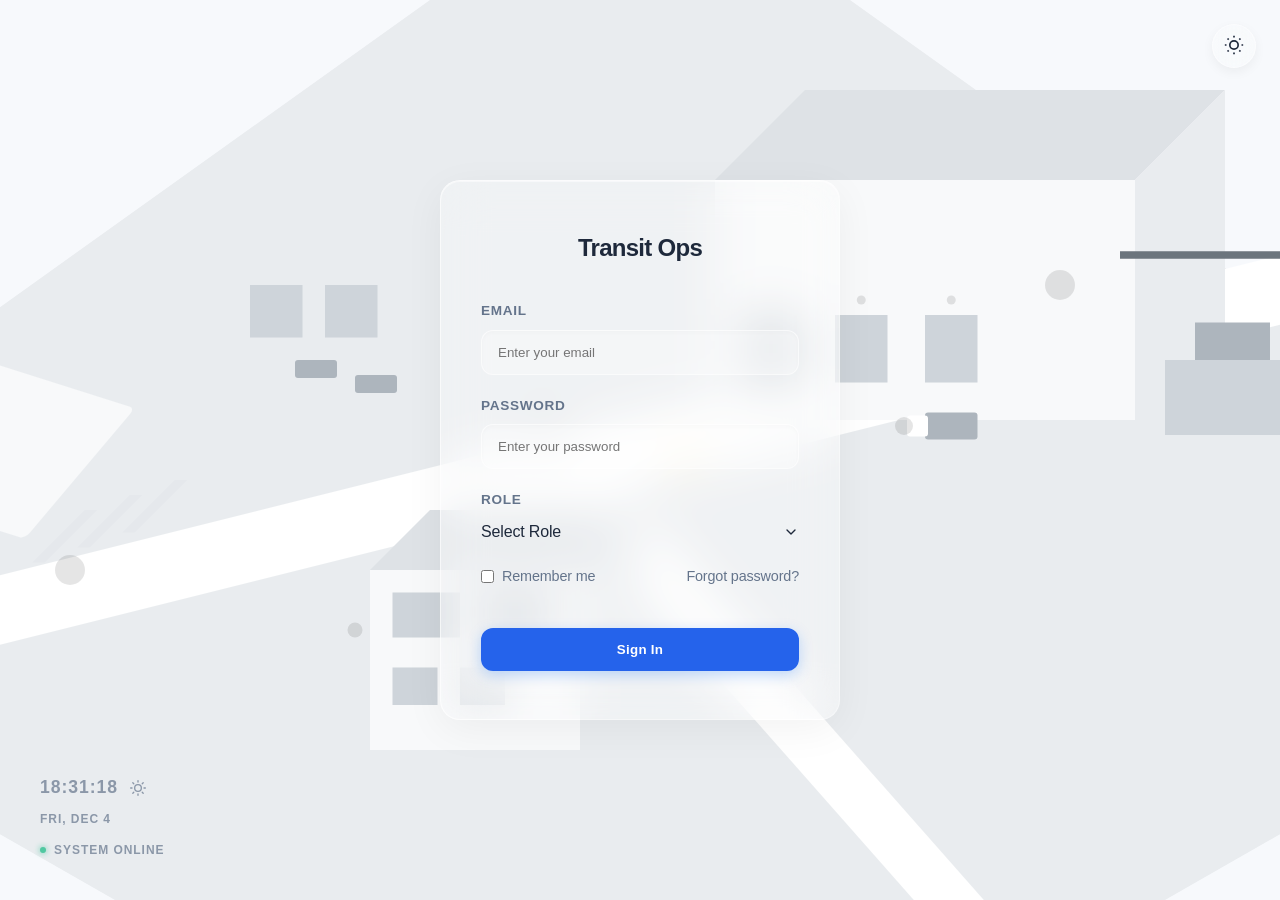
<file: trips.html>
﻿<!DOCTYPE html>
<html lang="en">
<head>
  <meta charset="UTF-8">
  <meta name="viewport" content="width=device-width, initial-scale=1.0">
  <title>Trips - Transit Ops</title>
  <link rel="stylesheet" href="css/styles.css">
  <style>
    .trip-card {
      margin-bottom: 24px;
      padding: 24px;
    }
    .trip-header {
      display: flex;
      justify-content: space-between;
      align-items: center;
      margin-bottom: 24px;
    }
    .trip-timeline {
      display: flex;
      align-items: center;
      justify-content: space-between;
      position: relative;
    }
    .trip-timeline::before {
      content: '';
      position: absolute;
      top: 50%;
      left: 30px;
      right: 30px;
      height: 2px;
      background: var(--border-color);
      z-index: 1;
      transform: translateY(-50%);
    }
    .timeline-progress {
      position: absolute;
      top: 50%;
      left: 30px;
      height: 2px;
      background: var(--primary-color);
      z-index: 2;
      transform: translateY(-50%);
      transition: width 1s ease;
    }
    .timeline-node {
      display: flex;
      flex-direction: column;
      align-items: center;
      z-index: 3;
      background: var(--card-bg);
      padding: 0 10px;
    }
    .node-icon {
      width: 40px; height: 40px;
      border-radius: 50%;
      background: var(--bg-color);
      border: 2px solid var(--border-color);
      display: flex; align-items: center; justify-content: center;
      margin-bottom: 8px;
      color: var(--text-secondary);
    }
    .node-active .node-icon {
      border-color: var(--primary-color);
      color: var(--primary-color);
      background: rgba(37, 99, 235, 0.1);
      box-shadow: 0 0 0 4px rgba(37, 99, 235, 0.1);
    }
    .node-done .node-icon {
      background: var(--primary-color);
      border-color: var(--primary-color);
      color: white;
    }
    .node-label { font-weight: 600; font-size: 0.9rem; }
    .node-sub { font-size: 0.75rem; color: var(--text-secondary); }
    
    .trip-footer {
      margin-top: 24px;
      padding-top: 16px;
      border-top: 1px solid var(--border-color);
      display: flex; justify-content: space-between;
      font-size: 0.85rem;
      color: var(--text-secondary);
    }
    .driver-badge {
      display: flex; align-items: center; gap: 8px;
    }
    .driver-badge img {
      width: 24px; height: 24px; border-radius: 50%; background: var(--border-color);
    }
  </style>
</head>
<body>
  <div class="app-container">
    
    <!-- Sidebar -->
    <aside class="sidebar" id="sidebar">
      <div class="sidebar-header">
        <div class="d-flex items-center gap-2">
          <svg width="24" height="24" viewBox="0 0 24 24" fill="none" stroke="currentColor" stroke-width="2" stroke-linecap="round" stroke-linejoin="round"><path d="M5 12h14"/><path d="m12 5 7 7-7 7"/></svg>
          <span class="brand-text">Transit Ops</span>
        </div>
        <button class="collapse-btn" id="sidebar-collapse-btn">
          <svg width="18" height="18" viewBox="0 0 24 24" fill="none" stroke="currentColor" stroke-width="2"><polyline points="15 18 9 12 15 6"></polyline></svg>
        </button>
      </div>
      
      <ul class="nav-links">
        <li>
          <a href="dashboard.html">
            <svg viewBox="0 0 24 24" fill="none" stroke="currentColor" stroke-width="2"><rect x="3" y="3" width="7" height="7"></rect><rect x="14" y="3" width="7" height="7"></rect><rect x="14" y="14" width="7" height="7"></rect><rect x="3" y="14" width="7" height="7"></rect></svg>
            <span>Dashboard</span>
          </a>
        </li>
        <li>
          <a href="vehicles.html">
            <svg viewBox="0 0 24 24" fill="none" stroke="currentColor" stroke-width="2"><rect x="3" y="12" width="18" height="8" rx="2" ry="2"></rect><path d="M4 12V7a2 2 0 0 1 2-2h12a2 2 0 0 1 2 2v5"></path><path d="M7 16h1"></path><path d="M16 16h1"></path></svg>
            <span>Vehicles</span>
          </a>
        </li>
        <li>
          <a href="drivers.html">
            <svg viewBox="0 0 24 24" fill="none" stroke="currentColor" stroke-width="2"><path d="M17 21v-2a4 4 0 0 0-4-4H5a4 4 0 0 0-4 4v2"></path><circle cx="9" cy="7" r="4"></circle><path d="M23 21v-2a4 4 0 0 0-3-3.87"></path><path d="M16 3.13a4 4 0 0 1 0 7.75"></path></svg>
            <span>Drivers</span>
          </a>
        </li>
        <li>
          <a href="trips.html" class="active">
            <svg viewBox="0 0 24 24" fill="none" stroke="currentColor" stroke-width="2"><path d="M3 9l9-7 9 7v11a2 2 0 0 1-2 2H5a2 2 0 0 1-2-2z"></path><polyline points="9 22 9 12 15 12 15 22"></polyline></svg>
            <span>Trips</span>
          </a>
        </li>
        <li>
          <a href="maintenance.html">
            <svg viewBox="0 0 24 24" fill="none" stroke="currentColor" stroke-width="2"><path d="M14.7 6.3a1 1 0 0 0 0 1.4l1.6 1.6a1 1 0 0 0 1.4 0l3.77-3.77a6 6 0 0 1-7.94 7.94l-6.91 6.91a2.12 2.12 0 0 1-3-3l6.91-6.91a6 6 0 0 1 7.94-7.94l-3.76 3.76z"></path></svg>
            <span>Maintenance</span>
          </a>
        </li>
        <li>
          <a href="expenses.html">
            <svg viewBox="0 0 24 24" fill="none" stroke="currentColor" stroke-width="2"><rect x="2" y="6" width="20" height="12" rx="2"></rect><circle cx="12" cy="12" r="2"></circle><path d="M6 12h.01M18 12h.01"></path></svg>
            <span>Fuel & Expenses</span>
          </a>
        </li>
        <li>
          <a href="analytics.html">
            <svg viewBox="0 0 24 24" fill="none" stroke="currentColor" stroke-width="2"><polyline points="22 12 18 12 15 21 9 3 6 12 2 12"></polyline></svg>
            <span>Analytics</span>
          </a>
        </li>
        <li>
          <a href="settings.html">
            <svg viewBox="0 0 24 24" fill="none" stroke="currentColor" stroke-width="2"><circle cx="12" cy="12" r="3"></circle><path d="M19.4 15a1.65 1.65 0 0 0 .33 1.82l.06.06a2 2 0 0 1 0 2.83 2 2 0 0 1-2.83 0l-.06-.06a1.65 1.65 0 0 0-1.82-.33 1.65 1.65 0 0 0-1 1.51V21a2 2 0 0 1-2 2 2 2 0 0 1-2-2v-.09A1.65 1.65 0 0 0 9 19.4a1.65 1.65 0 0 0-1.82.33l-.06.06a2 2 0 0 1-2.83 0 2 2 0 0 1 0-2.83l.06-.06a1.65 1.65 0 0 0 .33-1.82 1.65 1.65 0 0 0-1.51-1H3a2 2 0 0 1-2-2 2 2 0 0 1 2-2h.09A1.65 1.65 0 0 0 4.6 9a1.65 1.65 0 0 0-.33-1.82l-.06-.06a2 2 0 0 1 0-2.83 2 2 0 0 1 2.83 0l.06.06a1.65 1.65 0 0 0 1.82.33H9a1.65 1.65 0 0 0 1-1.51V3a2 2 0 0 1 2-2 2 2 0 0 1 2 2v.09a1.65 1.65 0 0 0 1 1.51 1.65 1.65 0 0 0 1.82-.33l.06-.06a2 2 0 0 1 2.83 0 2 2 0 0 1 0 2.83l-.06.06a1.65 1.65 0 0 0-.33 1.82V9a1.65 1.65 0 0 0 1.51 1H21a2 2 0 0 1 2 2 2 2 0 0 1-2 2h-.09a1.65 1.65 0 0 0-1.51 1z"></path></svg>
            <span>Settings</span>
          </a>
        </li>
      </ul>
      
      <div class="sidebar-footer">
        <div class="user-avatar">RS</div>
        <div class="user-info">
          <div class="user-name">Rahul Sharma</div>
          <div class="user-role" id="role-display">System Admin</div>
        </div>
      </div>
    </aside>

    <!-- Main Content -->
    <main class="main-content">
      
      <!-- Topbar -->
      <header class="topbar">
        <div class="topbar-left">
          <h1 class="page-title">Active Trips</h1>
        </div>
        
        <div class="topbar-right">
          <div class="search-box">
            <svg width="16" height="16" viewBox="0 0 24 24" fill="none" stroke="currentColor" stroke-width="2"><circle cx="11" cy="11" r="8"></circle><line x1="21" y1="21" x2="16.65" y2="16.65"></line></svg>
            <input type="text" id="global-search" placeholder="Search trips...">
            <span class="search-shortcut">Ctrl+K</span>
          </div>
          
                    <div class="notification-wrapper" style="position: relative; margin-right: 8px;">
            <button id="notif-toggle" class="saas-btn saas-btn-icon saas-btn-secondary">
              <svg width="20" height="20" viewBox="0 0 24 24" fill="none" stroke="currentColor" stroke-width="2"><path d="M18 8A6 6 0 0 0 6 8c0 7-3 9-3 9h18s-3-2-3-9"></path><path d="M13.73 21a2 2 0 0 1-3.46 0"></path></svg>
              <span class="notif-badge" style="display:none; position: absolute; top: -2px; right: -2px; width: 10px; height: 10px; background: red; border-radius: 50%;"></span>
            </button>
            <div id="notif-dropdown" class="card" style="display: none; position: absolute; top: 100%; right: 0; width: 300px; max-height: 400px; overflow-y: auto; z-index: 1000; margin-top: 8px; padding: 0;">
              <div style="padding: 12px 16px; border-bottom: 1px solid var(--border-color); font-weight: 500;">Notifications</div>
              <div id="notif-list" style="padding: 8px 0;"></div>
            </div>
          </div>
          <button id="theme-toggle" class="saas-btn saas-btn-icon saas-btn-secondary">
            <svg width="20" height="20" viewBox="0 0 24 24" fill="none" stroke="currentColor" stroke-width="2"><circle cx="12" cy="12" r="5"></circle><line x1="12" y1="1" x2="12" y2="3"></line><line x1="12" y1="21" x2="12" y2="23"></line><line x1="4.22" y1="4.22" x2="5.64" y2="5.64"></line><line x1="18.36" y1="18.36" x2="19.78" y2="19.78"></line><line x1="1" y1="12" x2="3" y2="12"></line><line x1="21" y1="12" x2="23" y2="12"></line><line x1="4.22" y1="19.78" x2="5.64" y2="18.36"></line><line x1="18.36" y1="4.22" x2="19.78" y2="5.64"></line></svg>
          </button>
        </div>
      </header>

      <!-- Content Canvas -->
      <div class="content-canvas">
        <div class="content-max">
          
          <div class="d-flex justify-between items-center mb-6">
            <div class="d-flex gap-4">
              <input type="text" class="saas-input" placeholder="Filter by destination..." style="width: 250px;">
              <select class="saas-input" style="width: 150px;">
                <option>All Statuses</option>
                <option>In Transit</option>
                <option>Delayed</option>
                <option>Completed</option>
              </select>
            </div>
            <button id="create-trip-btn" class="saas-btn saas-btn-primary">+ Create Trip</button>
          </div>

          <div class="table-card">
              <div class="table-responsive">
                <table class="saas-table" id="trips-table">
                  <thead>
                    <tr>
                      <th>Trip ID</th>
                      <th>Source</th>
                      <th>Destination</th>
                      <th>Vehicle</th>
                      <th>Driver</th>
                      <th>Weight</th>
                      <th>Distance</th>
                      <th>Status</th>
                      <th style="width: 50px;"></th>
                    </tr>
                  </thead>
                  <tbody id="trip-table-body">
                    <!-- Populated by JS -->
                  </tbody>
                </table>
              </div>
            </div>

          </div>
        </div>
      </div>
    </main>
  </div>

  <!-- Dynamic Trip Drawer -->
  <div id="tripModal" class="drawer-backdrop">
    <div class="drawer-panel">
      <div class="drawer-header">
        <h2 id="drawerTitle">Create New Trip</h2>
        <button class="saas-btn saas-btn-icon saas-btn-secondary" id="closeTripModal" style="border: none; background: transparent; box-shadow: none;">
          <svg width="20" height="20" viewBox="0 0 24 24" fill="none" stroke="currentColor" stroke-width="2" stroke-linecap="round" stroke-linejoin="round">
            <line x1="18" y1="6" x2="6" y2="18"></line>
            <line x1="6" y1="6" x2="18" y2="18"></line>
          </svg>
        </button>
      </div>
      <div class="drawer-body">
        <form id="tripForm">
          <input type="hidden" id="trp-id">
          <div class="form-group mb-4">
            <label class="form-label text-muted" style="font-size: 0.75rem; font-weight: 600; letter-spacing: 0.5px; text-transform: uppercase; margin-bottom: 8px; display: block;">Source *</label>
            <input type="text" id="trp-source" class="saas-input" style="width: 100%;" placeholder="Enter source location">
            <span class="error-msg text-danger" style="display:none; font-size: 0.75rem; color: #dc3545; margin-top: 4px;">Required</span>
          </div>
          <div class="form-group mb-4">
            <label class="form-label text-muted" style="font-size: 0.75rem; font-weight: 600; letter-spacing: 0.5px; text-transform: uppercase; margin-bottom: 8px; display: block;">Destination *</label>
            <input type="text" id="trp-dest" class="saas-input" style="width: 100%;" placeholder="Enter destination">
            <span class="error-msg text-danger" style="display:none; font-size: 0.75rem; color: #dc3545; margin-top: 4px;">Required</span>
          </div>
          
          <div class="d-flex gap-4 mb-4">
            <div class="form-group" style="flex: 1;">
              <label class="form-label text-muted" style="font-size: 0.75rem; font-weight: 600; letter-spacing: 0.5px; text-transform: uppercase; margin-bottom: 8px; display: block;">Vehicle *</label>
              <select id="trp-vehicle" class="saas-input" style="width: 100%;">
                <option value="">Select Vehicle</option>
              </select>
              <span class="error-msg text-danger" style="display:none; font-size: 0.75rem; color: #dc3545; margin-top: 4px;">Required</span>
            </div>
            <div class="form-group" style="flex: 1;">
              <label class="form-label text-muted" style="font-size: 0.75rem; font-weight: 600; letter-spacing: 0.5px; text-transform: uppercase; margin-bottom: 8px; display: block;">Driver *</label>
              <select id="trp-driver" class="saas-input" style="width: 100%;">
                <option value="">Select Driver</option>
              </select>
              <span class="error-msg text-danger" style="display:none; font-size: 0.75rem; color: #dc3545; margin-top: 4px;">Required</span>
            </div>
          </div>
          
          <div class="d-flex gap-4 mb-4">
            <div class="form-group" style="flex: 1;">
              <label class="form-label text-muted" style="font-size: 0.75rem; font-weight: 600; letter-spacing: 0.5px; text-transform: uppercase; margin-bottom: 8px; display: block;">Weight</label>
              <input type="text" id="trp-weight" class="saas-input" style="width: 100%;" placeholder="e.g., 20t">
            </div>
            <div class="form-group" style="flex: 1;">
              <label class="form-label text-muted" style="font-size: 0.75rem; font-weight: 600; letter-spacing: 0.5px; text-transform: uppercase; margin-bottom: 8px; display: block;">Distance</label>
              <input type="text" id="trp-distance" class="saas-input" style="width: 100%;" placeholder="e.g., 150 km">
            </div>
          </div>
          <div class="form-group mb-4" id="status-group">
            <label class="form-label text-muted" style="font-size: 0.75rem; font-weight: 600; letter-spacing: 0.5px; text-transform: uppercase; margin-bottom: 8px; display: block;">Status</label>
            <select id="trp-status" class="saas-input" style="width: 100%;">
              <option value="Draft">Draft</option>
              <option value="Loading">Loading</option>
              <option value="In Transit">In Transit</option>
              <option value="Completed">Completed</option>
              <option value="Delayed">Delayed</option>
              <option value="Cancelled">Cancelled</option>
            </select>
          </div>
        </form>
      </div>
      <div class="drawer-footer">
        <button type="button" id="submitBtn" class="saas-btn saas-btn-primary" style="width: 100%; justify-content: center;">Save Trip</button>
      </div>
    </div>
  </div>
  <script src="js/mock-data.js"></script>
  <script src="js/api.js"></script>
  <script src="js/rbac.js"></script>
  <script src="js/main.js"></script>
  <script src="js/trips.js"></script>
</body>
</html>
</file>
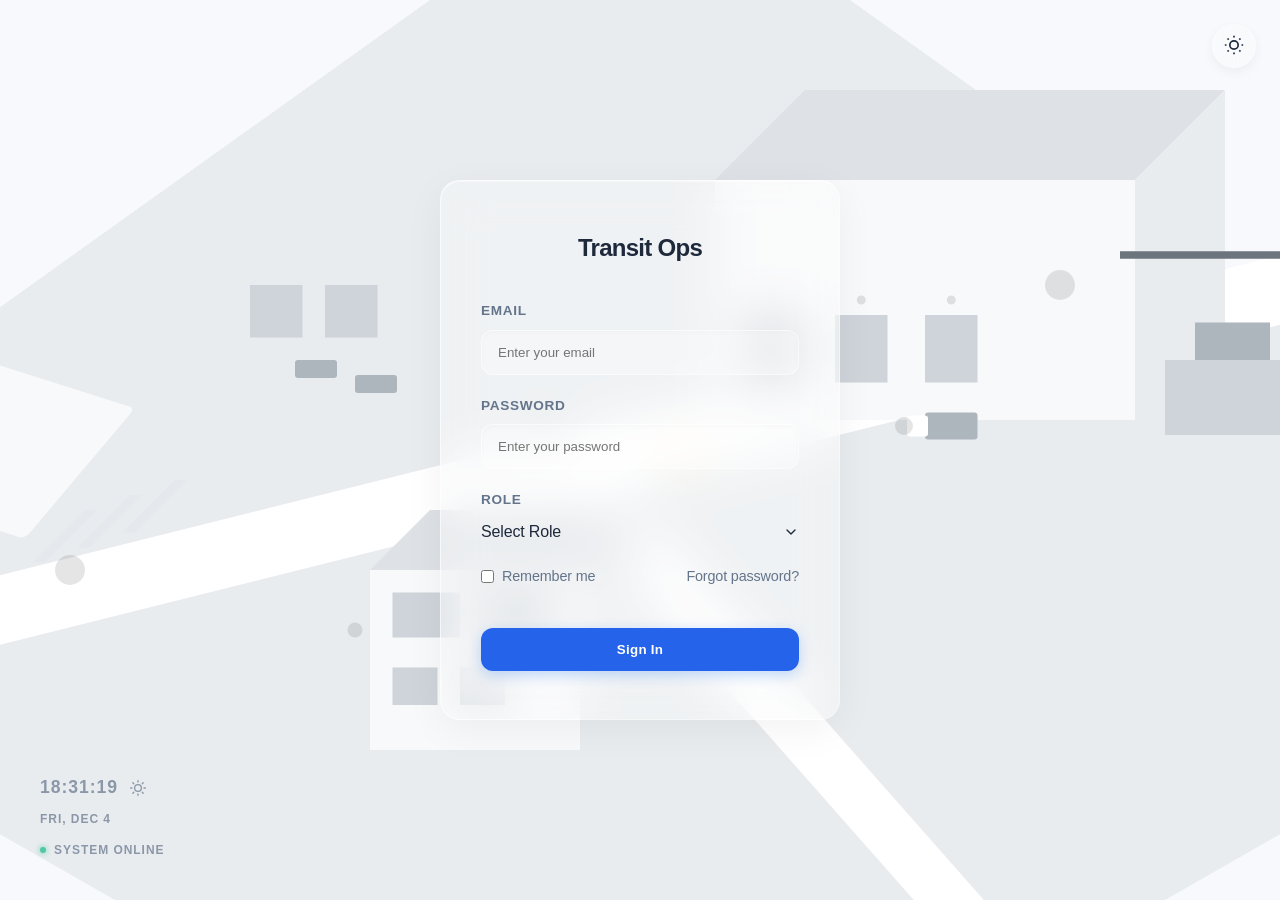
<file: vehicles.html>
﻿<!DOCTYPE html>
<html lang="en">
<head>
  <meta charset="UTF-8">
  <meta name="viewport" content="width=device-width, initial-scale=1.0">
  <title>Vehicles - Transit Ops</title>
  <link rel="stylesheet" href="css/styles.css">
</head>
<body>
  <div class="app-container">
    
    <!-- Sidebar -->
    <aside class="sidebar" id="sidebar">
      <div class="sidebar-header">
        <div class="d-flex items-center gap-2">
          <svg width="24" height="24" viewBox="0 0 24 24" fill="none" stroke="currentColor" stroke-width="2" stroke-linecap="round" stroke-linejoin="round"><path d="M5 12h14"/><path d="m12 5 7 7-7 7"/></svg>
          <span class="brand-text">Transit Ops</span>
        </div>
        <button class="collapse-btn" id="sidebar-collapse-btn">
          <svg width="18" height="18" viewBox="0 0 24 24" fill="none" stroke="currentColor" stroke-width="2"><polyline points="15 18 9 12 15 6"></polyline></svg>
        </button>
      </div>
      
      <ul class="nav-links">
        <li>
          <a href="dashboard.html">
            <svg viewBox="0 0 24 24" fill="none" stroke="currentColor" stroke-width="2"><rect x="3" y="3" width="7" height="7"></rect><rect x="14" y="3" width="7" height="7"></rect><rect x="14" y="14" width="7" height="7"></rect><rect x="3" y="14" width="7" height="7"></rect></svg>
            <span>Dashboard</span>
          </a>
        </li>
        <li>
          <a href="vehicles.html" class="active">
            <svg viewBox="0 0 24 24" fill="none" stroke="currentColor" stroke-width="2"><rect x="3" y="12" width="18" height="8" rx="2" ry="2"></rect><path d="M4 12V7a2 2 0 0 1 2-2h12a2 2 0 0 1 2 2v5"></path><path d="M7 16h1"></path><path d="M16 16h1"></path></svg>
            <span>Vehicles</span>
          </a>
        </li>
        <li>
          <a href="drivers.html">
            <svg viewBox="0 0 24 24" fill="none" stroke="currentColor" stroke-width="2"><path d="M17 21v-2a4 4 0 0 0-4-4H5a4 4 0 0 0-4 4v2"></path><circle cx="9" cy="7" r="4"></circle><path d="M23 21v-2a4 4 0 0 0-3-3.87"></path><path d="M16 3.13a4 4 0 0 1 0 7.75"></path></svg>
            <span>Drivers</span>
          </a>
        </li>
        <li>
          <a href="trips.html">
            <svg viewBox="0 0 24 24" fill="none" stroke="currentColor" stroke-width="2"><path d="M3 9l9-7 9 7v11a2 2 0 0 1-2 2H5a2 2 0 0 1-2-2z"></path><polyline points="9 22 9 12 15 12 15 22"></polyline></svg>
            <span>Trips</span>
          </a>
        </li>
        <li>
          <a href="maintenance.html">
            <svg viewBox="0 0 24 24" fill="none" stroke="currentColor" stroke-width="2"><path d="M14.7 6.3a1 1 0 0 0 0 1.4l1.6 1.6a1 1 0 0 0 1.4 0l3.77-3.77a6 6 0 0 1-7.94 7.94l-6.91 6.91a2.12 2.12 0 0 1-3-3l6.91-6.91a6 6 0 0 1 7.94-7.94l-3.76 3.76z"></path></svg>
            <span>Maintenance</span>
          </a>
        </li>
        <li>
          <a href="expenses.html">
            <svg viewBox="0 0 24 24" fill="none" stroke="currentColor" stroke-width="2"><rect x="2" y="6" width="20" height="12" rx="2"></rect><circle cx="12" cy="12" r="2"></circle><path d="M6 12h.01M18 12h.01"></path></svg>
            <span>Fuel & Expenses</span>
          </a>
        </li>
        <li>
          <a href="analytics.html">
            <svg viewBox="0 0 24 24" fill="none" stroke="currentColor" stroke-width="2"><polyline points="22 12 18 12 15 21 9 3 6 12 2 12"></polyline></svg>
            <span>Analytics</span>
          </a>
        </li>
        <li>
          <a href="settings.html">
            <svg viewBox="0 0 24 24" fill="none" stroke="currentColor" stroke-width="2"><circle cx="12" cy="12" r="3"></circle><path d="M19.4 15a1.65 1.65 0 0 0 .33 1.82l.06.06a2 2 0 0 1 0 2.83 2 2 0 0 1-2.83 0l-.06-.06a1.65 1.65 0 0 0-1.82-.33 1.65 1.65 0 0 0-1 1.51V21a2 2 0 0 1-2 2 2 2 0 0 1-2-2v-.09A1.65 1.65 0 0 0 9 19.4a1.65 1.65 0 0 0-1.82.33l-.06.06a2 2 0 0 1-2.83 0 2 2 0 0 1 0-2.83l.06-.06a1.65 1.65 0 0 0 .33-1.82 1.65 1.65 0 0 0-1.51-1H3a2 2 0 0 1-2-2 2 2 0 0 1 2-2h.09A1.65 1.65 0 0 0 4.6 9a1.65 1.65 0 0 0-.33-1.82l-.06-.06a2 2 0 0 1 0-2.83 2 2 0 0 1 2.83 0l.06.06a1.65 1.65 0 0 0 1.82.33H9a1.65 1.65 0 0 0 1-1.51V3a2 2 0 0 1 2-2 2 2 0 0 1 2 2v.09a1.65 1.65 0 0 0 1 1.51 1.65 1.65 0 0 0 1.82-.33l.06-.06a2 2 0 0 1 2.83 0 2 2 0 0 1 0 2.83l-.06.06a1.65 1.65 0 0 0-.33 1.82V9a1.65 1.65 0 0 0 1.51 1H21a2 2 0 0 1 2 2 2 2 0 0 1-2 2h-.09a1.65 1.65 0 0 0-1.51 1z"></path></svg>
            <span>Settings</span>
          </a>
        </li>
      </ul>
      
      <div class="sidebar-footer">
        <div class="user-avatar">RS</div>
        <div class="user-info">
          <div class="user-name">Rahul Sharma</div>
          <div class="user-role" id="role-display">System Admin</div>
        </div>
      </div>
    </aside>

    <!-- Main Content -->
    <main class="main-content">
      
      <!-- Topbar -->
      <header class="topbar">
        <div class="topbar-left">
          <h1 class="page-title">Fleet Vehicles</h1>
        </div>
        
        <div class="topbar-right">
          <div class="search-box">
            <svg width="16" height="16" viewBox="0 0 24 24" fill="none" stroke="currentColor" stroke-width="2"><circle cx="11" cy="11" r="8"></circle><line x1="21" y1="21" x2="16.65" y2="16.65"></line></svg>
            <input type="text" id="global-search" placeholder="Search vehicles...">
            <span class="search-shortcut">Ctrl+K</span>
          </div>
          
                    <div class="notification-wrapper" style="position: relative; margin-right: 8px;">
            <button id="notif-toggle" class="saas-btn saas-btn-icon saas-btn-secondary">
              <svg width="20" height="20" viewBox="0 0 24 24" fill="none" stroke="currentColor" stroke-width="2"><path d="M18 8A6 6 0 0 0 6 8c0 7-3 9-3 9h18s-3-2-3-9"></path><path d="M13.73 21a2 2 0 0 1-3.46 0"></path></svg>
              <span class="notif-badge" style="display:none; position: absolute; top: -2px; right: -2px; width: 10px; height: 10px; background: red; border-radius: 50%;"></span>
            </button>
            <div id="notif-dropdown" class="card" style="display: none; position: absolute; top: 100%; right: 0; width: 300px; max-height: 400px; overflow-y: auto; z-index: 1000; margin-top: 8px; padding: 0;">
              <div style="padding: 12px 16px; border-bottom: 1px solid var(--border-color); font-weight: 500;">Notifications</div>
              <div id="notif-list" style="padding: 8px 0;"></div>
            </div>
          </div>
          <button id="theme-toggle" class="saas-btn saas-btn-icon saas-btn-secondary">
            <svg width="20" height="20" viewBox="0 0 24 24" fill="none" stroke="currentColor" stroke-width="2"><circle cx="12" cy="12" r="5"></circle><line x1="12" y1="1" x2="12" y2="3"></line><line x1="12" y1="21" x2="12" y2="23"></line><line x1="4.22" y1="4.22" x2="5.64" y2="5.64"></line><line x1="18.36" y1="18.36" x2="19.78" y2="19.78"></line><line x1="1" y1="12" x2="3" y2="12"></line><line x1="21" y1="12" x2="23" y2="12"></line><line x1="4.22" y1="19.78" x2="5.64" y2="18.36"></line><line x1="18.36" y1="4.22" x2="19.78" y2="5.64"></line></svg>
          </button>
        </div>
      </header>

      <!-- Content Canvas -->
      <div class="content-canvas">
        <div class="content-max">
          
          <div class="d-flex justify-between items-center mb-6">
            <div class="d-flex gap-4">
              <input type="text" class="saas-input" placeholder="Filter by type..." style="width: 200px;">
              <select class="saas-input" style="width: 150px;">
                <option>All Statuses</option>
                <option>Available</option>
                <option>On Trip</option>
                <option>In Shop</option>
              </select>
            </div>
            <div class="d-flex gap-2">
              <button class="saas-btn saas-btn-secondary">
                <svg width="16" height="16" viewBox="0 0 24 24" fill="none" stroke="currentColor" stroke-width="2"><polygon points="22 3 2 3 10 12.46 10 19 14 21 14 12.46 22 3"></polygon></svg>
                Advanced Filters
              </button>
              <button id="create-vehicle-btn" class="saas-btn saas-btn-primary">+ Add Vehicle</button>
            </div>
          </div>

          <!-- Vehicles Table -->
          <div class="table-card">
            <div class="table-responsive">
              <table class="saas-table" id="vehicles-table">
                <thead>
                  <tr>
                    <th>Vehicle ID</th>
                    <th>Make & Model</th>
                    <th>Type</th>
                    <th>Year</th>
                    <th>Status</th>
                    <th>Actions</th>
                  </tr>
                </thead>
                <tbody id="vehicles-body">
                  <!-- Populated by JS -->
                </tbody>
              </table>
            </div>
          </div>

        </div>
      </div>
    </main>
  </div>

  <!-- Dynamic Vehicle Drawer -->
  <div id="vehicleModal" class="drawer-backdrop">
    <div class="drawer-panel">
      <div class="drawer-header">
        <h2 id="drawerTitle">Add Vehicle</h2>
        <button class="saas-btn saas-btn-icon saas-btn-secondary" id="closeVehicleModal" style="border: none; background: transparent; box-shadow: none;">
          <svg width="20" height="20" viewBox="0 0 24 24" fill="none" stroke="currentColor" stroke-width="2" stroke-linecap="round" stroke-linejoin="round">
            <line x1="18" y1="6" x2="6" y2="18"></line>
            <line x1="6" y1="6" x2="18" y2="18"></line>
          </svg>
        </button>
      </div>
      <div class="drawer-body">
        <form id="vehicleForm">
          <input type="hidden" id="veh-id">
          
          <div class="form-group mb-4">
            <label class="form-label text-muted" style="font-size: 0.75rem; font-weight: 600; letter-spacing: 0.5px; text-transform: uppercase; margin-bottom: 8px; display: block;">Registration Number *</label>
            <input type="text" id="veh-reg" class="saas-input" style="width: 100%;" placeholder="e.g. MH-12-AB-3456">
            <span class="error-msg text-danger" style="display:none; font-size: 0.75rem; color: #dc3545; margin-top: 4px;">Required</span>
          </div>
          
          <div class="d-flex gap-4 mb-4">
            <div class="form-group" style="flex: 1;">
              <label class="form-label text-muted" style="font-size: 0.75rem; font-weight: 600; letter-spacing: 0.5px; text-transform: uppercase; margin-bottom: 8px; display: block;">Make *</label>
              <input type="text" id="veh-make" class="saas-input" style="width: 100%;" placeholder="e.g. Tata">
              <span class="error-msg text-danger" style="display:none; font-size: 0.75rem; color: #dc3545; margin-top: 4px;">Required</span>
            </div>
            <div class="form-group" style="flex: 1;">
              <label class="form-label text-muted" style="font-size: 0.75rem; font-weight: 600; letter-spacing: 0.5px; text-transform: uppercase; margin-bottom: 8px; display: block;">Model *</label>
              <input type="text" id="veh-model" class="saas-input" style="width: 100%;" placeholder="e.g. Signa">
              <span class="error-msg text-danger" style="display:none; font-size: 0.75rem; color: #dc3545; margin-top: 4px;">Required</span>
            </div>
          </div>
          
          <div class="d-flex gap-4 mb-4">
            <div class="form-group" style="flex: 1;">
              <label class="form-label text-muted" style="font-size: 0.75rem; font-weight: 600; letter-spacing: 0.5px; text-transform: uppercase; margin-bottom: 8px; display: block;">Type *</label>
              <select id="veh-type" class="saas-input" style="width: 100%;">
                <option value="">Select Type</option>
                <option value="Heavy Truck">Heavy Truck</option>
                <option value="Light Commercial">Light Commercial</option>
                <option value="Van">Van</option>
              </select>
              <span class="error-msg text-danger" style="display:none; font-size: 0.75rem; color: #dc3545; margin-top: 4px;">Required</span>
            </div>
            <div class="form-group" style="flex: 1;">
              <label class="form-label text-muted" style="font-size: 0.75rem; font-weight: 600; letter-spacing: 0.5px; text-transform: uppercase; margin-bottom: 8px; display: block;">Year *</label>
              <input type="number" id="veh-year" class="saas-input" style="width: 100%;" placeholder="e.g. 2023">
              <span class="error-msg text-danger" style="display:none; font-size: 0.75rem; color: #dc3545; margin-top: 4px;">Required</span>
            </div>
          </div>

          <div class="form-group mb-4">
            <label class="form-label text-muted" style="font-size: 0.75rem; font-weight: 600; letter-spacing: 0.5px; text-transform: uppercase; margin-bottom: 8px; display: block;">Load Capacity *</label>
            <input type="text" id="veh-capacity" class="saas-input" style="width: 100%;" placeholder="e.g. 40t">
            <span class="error-msg text-danger" style="display:none; font-size: 0.75rem; color: #dc3545; margin-top: 4px;">Required</span>
          </div>

          <div class="form-group mb-4" id="status-group">
            <label class="form-label text-muted" style="font-size: 0.75rem; font-weight: 600; letter-spacing: 0.5px; text-transform: uppercase; margin-bottom: 8px; display: block;">Status</label>
            <select id="veh-status" class="saas-input" style="width: 100%;">
              <option value="Available">Available</option>
              <option value="On Trip">On Trip</option>
              <option value="In Shop">In Shop</option>
              <option value="Maintenance Due">Maintenance Due</option>
              <option value="Retired">Retired</option>
            </select>
          </div>
        </form>
      </div>
      <div class="drawer-footer">
        <button type="button" id="submitBtn" class="saas-btn saas-btn-primary" style="width: 100%; justify-content: center;">Save Vehicle</button>
      </div>
    </div>
  </div>

  <script src="js/mock-data.js"></script>
  <script src="js/api.js"></script>
  <script src="js/rbac.js"></script>
  <script src="js/main.js"></script>
  <script src="js/vehicles.js"></script>
</body>
</html>
</file>
<file: css/styles.css>
:root {
  /* Core SaaS Palette */
  --primary-color: #2563EB; /* Modern logistics blue */
  --primary-hover: #1D4ED8;
  --secondary-color: #64748B;
  --secondary-hover: #475569;
  
  --success-color: #10B981;
  --success-bg: #D1FAE5;
  --warning-color: #F59E0B;
  --warning-bg: #FEF3C7;
  --danger-color: #EF4444;
  --danger-bg: #FEE2E2;
  --info-color: #14B8A6; /* Soft teal */
  --info-bg: #CCFBF1;
  
  --bg-color: #F7F9FC; /* Soft off-white */
  --card-bg: #FFFFFF;
  --text-primary: #1E293B; /* Dark slate */
  --text-secondary: #64748B;
  --border-color: #E2E8F0;
  
  --sidebar-bg: #0F172A; /* Dark navy */
  --sidebar-text: #F8FAFC;
  --sidebar-hover: #1E293B;
  --sidebar-active: #2563EB;
  
  --font-family: 'Inter', -apple-system, BlinkMacSystemFont, "Segoe UI", Roboto, Arial, sans-serif;
  --shadow-sm: 0 1px 2px 0 rgba(0, 0, 0, 0.05);
  --shadow-md: 0 4px 6px -1px rgba(0, 0, 0, 0.05), 0 2px 4px -1px rgba(0, 0, 0, 0.03);
  --shadow-lg: 0 10px 15px -3px rgba(0, 0, 0, 0.05), 0 4px 6px -2px rgba(0, 0, 0, 0.025);
  --radius-sm: 8px;
  --radius-md: 12px;
  --radius-lg: 18px;
  --radius-full: 9999px;
  --transition: all 0.2s cubic-bezier(0.4, 0, 0.2, 1);
  
  /* Campus Light Mode (Preserved for Login) */
  --campus-ground: #e9ecef;
  --campus-road: #ffffff;
  --campus-marking: #dee2e6;
  --campus-building-base: #f8f9fa;
  --campus-building-side: #e9ecef;
  --campus-roof: #dee2e6;
  --campus-window: #ced4da;
  --campus-accent: #adb5bd;
  --campus-container-bg: #ced4da;
  --campus-container-fg: #adb5bd;
  --campus-crane: #6c757d;
  --campus-light-off: rgba(0,0,0,0.1);
  --campus-warning: #ffc107;
  --campus-truck-cab: #ffffff;
}

[data-theme="dark"] {
  --bg-color: #020617;
  --card-bg: #0F172A;
  --text-primary: #F8FAFC;
  --text-secondary: #94A3B8;
  --border-color: #1E293B;
  
  --sidebar-bg: #020617;
  --sidebar-hover: #1E293B;
  
  --success-bg: rgba(16, 185, 129, 0.2);
  --warning-bg: rgba(245, 158, 11, 0.2);
  --danger-bg: rgba(239, 68, 68, 0.2);
  --info-bg: rgba(20, 184, 166, 0.2);
  
  --shadow-sm: 0 1px 2px 0 rgba(0, 0, 0, 0.5);
  --shadow-md: 0 4px 6px -1px rgba(0, 0, 0, 0.4);
  --shadow-lg: 0 10px 15px -3px rgba(0, 0, 0, 0.5);

  /* Campus Dark Mode (Preserved for Login) */
  --campus-ground: #020617;
  --campus-road: #0f172a;
  --campus-marking: #1e293b;
  --campus-building-base: #1e293b;
  --campus-building-side: #0f172a;
  --campus-roof: #334155;
  --campus-window: #0f172a;
  --campus-accent: #475569;
  --campus-container-bg: #1e293b;
  --campus-container-fg: #334155;
  --campus-crane: #334155;
  --campus-light-off: rgba(255,255,255,0.05);
  --campus-truck-cab: #0f172a;
}

* {
  box-sizing: border-box;
  margin: 0;
  padding: 0;
}

body {
  font-family: var(--font-family);
  background-color: var(--bg-color);
  color: var(--text-primary);
  line-height: 1.6;
  display: flex;
  min-height: 100vh;
  transition: background-color 0.3s ease, color 0.3s ease;
  letter-spacing: -0.01em;
  -webkit-font-smoothing: antialiased;
}

/* ====================================================
   LAYOUT & SHELL
==================================================== */
.app-container {
  display: flex;
  width: 100%;
  height: 100vh;
  overflow: hidden;
}

/* Sidebar */
.sidebar {
  width: 260px;
  background-color: var(--sidebar-bg);
  color: var(--sidebar-text);
  display: flex;
  flex-direction: column;
  transition: width 0.3s cubic-bezier(0.4, 0, 0.2, 1);
  border-right: 1px solid var(--border-color);
  z-index: 100;
}
.sidebar.collapsed {
  width: 80px;
}

.sidebar-header {
  padding: 24px 20px;
  font-size: 1.25rem;
  font-weight: 700;
  letter-spacing: -0.03em;
  display: flex;
  align-items: center;
  justify-content: space-between;
  border-bottom: 1px solid rgba(255,255,255,0.05);
  white-space: nowrap;
}
.sidebar-header svg {
  color: var(--primary-color);
}
.sidebar.collapsed .sidebar-header .brand-text { display: none; }
.collapse-btn {
  background: transparent; border: none; color: var(--text-secondary); cursor: pointer; padding: 4px; border-radius: var(--radius-sm);
  transition: var(--transition);
}
.collapse-btn:hover { background: var(--sidebar-hover); color: var(--sidebar-text); }
.sidebar.collapsed .collapse-btn { transform: rotate(180deg); margin: 0 auto; }

.nav-links {
  list-style: none;
  padding: 16px 12px;
  flex-grow: 1;
  overflow-y: auto;
  overflow-x: hidden;
}
.nav-links li {
  margin-bottom: 4px;
}
.nav-links a {
  display: flex;
  align-items: center;
  padding: 12px;
  color: var(--text-secondary);
  text-decoration: none;
  border-radius: var(--radius-md);
  font-weight: 500;
  transition: var(--transition);
  white-space: nowrap;
}
.nav-links a svg {
  margin-right: 12px;
  width: 20px; height: 20px;
  flex-shrink: 0;
  transition: var(--transition);
}
.sidebar.collapsed .nav-links a { padding: 12px; justify-content: center; }
.sidebar.collapsed .nav-links a span { display: none; }
.sidebar.collapsed .nav-links a svg { margin-right: 0; }

.nav-links a:hover {
  background-color: var(--sidebar-hover);
  color: var(--sidebar-text);
}
.nav-links a.active {
  background-color: rgba(37, 99, 235, 0.15);
  color: var(--sidebar-active);
}

.sidebar-footer {
  padding: 16px 20px;
  border-top: 1px solid rgba(255,255,255,0.05);
  display: flex;
  align-items: center;
  cursor: pointer;
  transition: var(--transition);
}
.sidebar-footer:hover { background: var(--sidebar-hover); }
.user-avatar {
  width: 36px; height: 36px;
  border-radius: var(--radius-full);
  background: var(--primary-color);
  display: flex; align-items: center; justify-content: center;
  color: white; font-weight: 600; font-size: 0.9rem; flex-shrink: 0;
}
.user-info { margin-left: 12px; white-space: nowrap; }
.user-name { font-size: 0.9rem; font-weight: 600; color: var(--sidebar-text); }
.user-role { font-size: 0.75rem; color: var(--text-secondary); }
.sidebar.collapsed .user-info { display: none; }
.sidebar.collapsed .sidebar-footer { justify-content: center; padding: 16px; }

/* Main Content Area */
.main-content {
  flex-grow: 1;
  display: flex;
  flex-direction: column;
  overflow: hidden;
  background-color: var(--bg-color);
}

/* Sticky Topbar */
.topbar {
  display: flex;
  justify-content: space-between;
  align-items: center;
  padding: 16px 32px;
  background-color: var(--bg-color);
  border-bottom: 1px solid var(--border-color);
  position: sticky;
  top: 0;
  z-index: 90;
}
.topbar-left {
  display: flex;
  align-items: center;
  gap: 16px;
}
.page-title {
  font-size: 1.5rem;
  font-weight: 700;
  letter-spacing: -0.02em;
  color: var(--text-primary);
}
.topbar-right {
  display: flex;
  align-items: center;
  gap: 16px;
}

/* Search Box / Cmd Palette Trigger */
.search-box {
  display: flex;
  align-items: center;
  background: var(--card-bg);
  border: 1px solid var(--border-color);
  border-radius: var(--radius-full);
  padding: 8px 16px;
  color: var(--text-secondary);
  font-size: 0.875rem;
  cursor: text;
  box-shadow: var(--shadow-sm);
  transition: var(--transition);
  width: 280px;
}
.search-box:focus-within {
  border-color: var(--primary-color);
  box-shadow: 0 0 0 3px rgba(37, 99, 235, 0.1);
}
.search-box input {
  border: none; background: transparent; outline: none; margin-left: 8px; width: 100%; color: var(--text-primary); font-family: inherit;
}
.search-shortcut {
  background: var(--bg-color); border: 1px solid var(--border-color); border-radius: 4px; padding: 2px 6px; font-size: 0.7rem; font-weight: 600;
}

/* Content Canvas */
.content-canvas {
  padding: 32px;
  overflow-y: auto;
  flex-grow: 1;
}
.content-max {
  max-width: 1440px;
  margin: 0 auto;
}

/* Login Page specific */
.login-body {
  display: flex;
  align-items: center;
  justify-content: center;
  height: 100vh;
  background-color: var(--bg-color);
  position: relative;
  overflow: hidden;
}

/* Logistics Campus Background */
#campus-bg-container {
  position: absolute;
  top: 0;
  left: 0;
  width: 100%;
  height: 100%;
  z-index: 0;
  pointer-events: none;
  overflow: hidden;
}

#campus-svg {
  width: 100%;
  height: 100%;
  min-width: 1200px;
}

#campus-camera {
  transition: transform 0.6s cubic-bezier(0.2, 0, 0, 1);
  transform-origin: center center;
}

/* Base element transitions */
#campus-bg-container path,
#campus-bg-container rect,
#campus-bg-container circle,
#campus-bg-container polygon,
#campus-bg-container g {
  transition: fill 0.4s ease, stroke 0.4s ease, filter 0.4s ease, opacity 0.4s ease, transform 0.6s cubic-bezier(0.25, 1, 0.5, 1);
}

.route-pulse {
  opacity: 0;
}

/* Default Dark Mode Ambient Lighting */
[data-theme="dark"] .warehouse-bay-light,
[data-theme="dark"] .security-light {
  fill: #f59e0b;
  opacity: 0.3;
  filter: drop-shadow(0 0 4px rgba(245, 158, 11, 0.5));
}
[data-theme="dark"] .street-light-glow {
  fill: #f59e0b;
  opacity: 0.15;
  filter: drop-shadow(0 0 10px rgba(245, 158, 11, 0.6));
}
[data-theme="dark"] .office-window,
[data-theme="dark"] .dispatch-window,
[data-theme="dark"] .server-window {
  fill: #38bdf8;
  opacity: 0.2;
}
[data-theme="dark"] .truck-headlight {
  fill: #ffffff;
  opacity: 0.4;
  filter: drop-shadow(0 0 4px rgba(255,255,255,0.5));
}

/* --- Focus States & Story Animations --- */

/* 1. Email Focus */
body.focus-email #campus-camera { transform: translate(-2%, 2%) scale(1.02); }
body.focus-email #main-road { stroke: var(--primary-color); opacity: 0.15; }
body.focus-email .route-pulse { opacity: 0.8; animation: routePulseAnim 6s linear infinite; }
body.focus-email .warehouse-bay-light { fill: var(--primary-color); filter: drop-shadow(0 0 6px var(--primary-color)); }
body.focus-email .truck-headlight { fill: #fff; opacity: 0.8; filter: drop-shadow(0 0 4px rgba(255,255,255,0.8)); }

/* 2. Password Focus */
body.focus-password #campus-camera { transform: translate(2%, -2%) scale(1.02); }
body.focus-password #side-road { stroke: var(--info-color); opacity: 0.15; }
body.focus-password .office-window { fill: var(--info-color); opacity: 0.8; filter: drop-shadow(0 0 6px var(--info-color)); }
body.focus-password .dispatch-window { fill: var(--info-color); opacity: 0.6; }
body.focus-password .container-top { fill: var(--info-color); opacity: 0.3; }
body.focus-password .security-light { fill: var(--info-color); filter: drop-shadow(0 0 8px var(--info-color)); }

/* 3. Role Selection Focus */
body.focus-role #campus-camera { transform: translateY(-3%) scale(1.01); }
body.focus-role #main-road, body.focus-role #side-road { stroke: var(--primary-color); opacity: 0.15; }
body.focus-role .route-pulse { opacity: 0.5; animation: routePulseAnim 5s linear infinite; }
body.focus-role .warehouse-bay-light { fill: var(--primary-color); opacity: 0.6; filter: drop-shadow(0 0 6px var(--primary-color)); }
body.focus-role .office-window { fill: var(--primary-color); opacity: 0.6; filter: drop-shadow(0 0 6px var(--primary-color)); }

body.focus-role-fleet #warehouse rect, 
body.focus-role-fleet #fleet-parking rect { stroke: var(--primary-color); stroke-width: 2.5; }
body.focus-role-fleet .maintenance-bay { fill: var(--primary-color); opacity: 0.7; filter: drop-shadow(0 0 8px var(--primary-color)); }

body.focus-role-dispatch .dispatch-window { fill: var(--primary-color); opacity: 0.9; filter: drop-shadow(0 0 10px var(--primary-color)); }
body.focus-role-dispatch #main-road { stroke: var(--primary-color); opacity: 0.2; }
body.focus-role-dispatch .route-pulse { opacity: 1; animation: routePulseAnim 4s linear infinite; }

body.focus-role-safety .safety-beacon { fill: var(--campus-warning); filter: drop-shadow(0 0 6px var(--campus-warning)); animation: beaconPulse 1.5s ease-in-out infinite; opacity: 1 !important; }
body.focus-role-safety .crosswalk { fill: var(--campus-warning); opacity: 0.6; }

body.focus-role-finance #office-building rect { stroke: var(--primary-color); }
body.focus-role-finance .server-window { fill: var(--info-color); opacity: 0.8; filter: drop-shadow(0 0 8px var(--info-color)); }

/* 4. Button Hover */
body.btn-hover-active .warehouse-bay-light { fill: var(--primary-color); filter: drop-shadow(0 0 6px var(--primary-color)); }
body.btn-hover-active .crane-arm { transform: rotate(-5deg); transform-origin: 820px 170px; }
body.btn-hover-active .active-truck { transform: translate(650px, 275px); }
body.btn-hover-active .route-pulse { opacity: 0.5; animation: routePulseAnim 3s linear infinite; }
body.btn-hover-active .street-light-glow { fill: var(--primary-color); opacity: 0.2; }

/* 5. Success Login Sequence */
body.login-success #campus-camera { transform: scale(1.04) translate(0, 0); }
body.login-success #main-road, body.login-success #side-road { stroke: var(--success-color); opacity: 0.3; }
body.login-success .route-pulse { stroke: var(--success-color); opacity: 1; animation: routePulseAnim 2s linear infinite; }
body.login-success .warehouse-bay-light, body.login-success .office-window, body.login-success .dispatch-window {
  fill: var(--success-color);
  opacity: 0.9;
  filter: drop-shadow(0 0 12px var(--success-color));
}
body.login-success .street-light-glow { fill: var(--success-color); opacity: 0.4; }
body.login-success .active-truck { transform: translate(500px, 275px); }
body.login-success .crane-arm { transform: rotate(-15deg); transform-origin: 820px 170px; }

/* 6. Error State */
body.login-error-state #campus-camera { transform: scale(0.99); }
body.login-error-state path, body.login-error-state rect, body.login-error-state polygon { fill-opacity: 0.8; stroke: var(--campus-warning); }
body.login-error-state .route-pulse { animation: none; opacity: 0; }
body.login-error-state .office-window { fill: var(--campus-warning); opacity: 0.3; }

/* Keyframes */
@keyframes routePulseAnim {
  to { stroke-dashoffset: 0; }
}
@keyframes beaconPulse {
  0%, 100% { opacity: 0.4; transform: scale(1); }
  50% { opacity: 1; transform: scale(1.2); }
}

/* Operations Status Overlay */
.ops-status-overlay {
  position: absolute;
  bottom: 40px;
  left: 40px;
  z-index: 5;
  color: var(--secondary-color);
  font-size: 0.75rem;
  font-weight: 600;
  letter-spacing: 0.08em;
  text-transform: uppercase;
  display: flex;
  flex-direction: column;
  gap: 8px;
  opacity: 0.7;
  transition: opacity 0.3s ease;
}
.ops-status-overlay:hover { opacity: 1; }
.ops-clock {
  display: flex;
  align-items: center;
  gap: 12px;
  font-size: 1.1rem;
  color: var(--text-color);
}
.ops-weather {
  display: flex;
  align-items: center;
  color: var(--secondary-color);
}
.ops-ticker {
  display: flex;
  align-items: center;
  gap: 8px;
  margin-top: 4px;
}
.ticker-dot {
  width: 6px;
  height: 6px;
  border-radius: 50%;
  background-color: var(--success-color);
  box-shadow: 0 0 6px var(--success-color);
  animation: beaconPulse 2s infinite;
}


/* Login Card Frosted Glass */
.login-card-wrapper {
  position: relative;
  z-index: 1;
  width: 100%;
  max-width: 440px;
  padding: 20px;
  perspective: 1000px;
}

.login-card.glass-card {
  background: rgba(255, 255, 255, 0.30);
  backdrop-filter: blur(24px);
  -webkit-backdrop-filter: blur(24px);
  padding: 48px 40px;
  border-radius: 20px;
  border: 1px solid rgba(255, 255, 255, 0.4);
  border-top: 1px solid rgba(255, 255, 255, 0.7);
  border-left: 1px solid rgba(255, 255, 255, 0.6);
  box-shadow: 
    0 10px 40px rgba(0, 0, 0, 0.05),
    inset 0 1px 0 rgba(255, 255, 255, 0.5);
  position: relative;
  transition: transform 0.4s cubic-bezier(0.175, 0.885, 0.32, 1.275), box-shadow 0.4s ease;
}

.login-card.glass-card:hover {
  transform: translateY(-2px);
  box-shadow: 
    0 15px 50px rgba(0, 0, 0, 0.08),
    inset 0 1px 0 rgba(255, 255, 255, 0.6);
}

[data-theme="dark"] .login-card.glass-card {
  background: rgba(255, 255, 255, 0.08); /* White tint maintains frost against dark BG */
  border: 1px solid rgba(255, 255, 255, 0.15);
  border-top: 1px solid rgba(255, 255, 255, 0.25);
  border-left: 1px solid rgba(255, 255, 255, 0.2);
  box-shadow: 
    0 10px 40px rgba(0, 0, 0, 0.6),
    inset 0 1px 0 rgba(255, 255, 255, 0.15);
}

[data-theme="dark"] .login-card.glass-card:hover {
  box-shadow: 
    0 15px 50px rgba(0, 0, 0, 0.5),
    inset 0 1px 0 rgba(255, 255, 255, 0.2);
}

.login-card.glass-card h2 {
  font-weight: 700;
  letter-spacing: -0.03em;
  margin-bottom: 2rem;
}

.form-group {
  margin-bottom: 20px;
}

.form-group label {
  display: block;
  margin-bottom: 8px;
  font-weight: 600;
  font-size: 0.85rem;
  text-transform: uppercase;
  letter-spacing: 0.05em;
  color: var(--secondary-color);
}

[data-theme="dark"] .form-group label {
  color: #adb5bd;
}

.form-control.glass-input {
  width: 100%;
  padding: 14px 16px;
  border: 1px solid rgba(255, 255, 255, 0.5);
  border-radius: 12px;
  background-color: rgba(255, 255, 255, 0.30);
  color: var(--text-color);
  font-weight: 500;
  transition: all 0.3s cubic-bezier(0.4, 0, 0.2, 1);
  box-shadow: inset 0 2px 4px rgba(0,0,0,0.02);
}

[data-theme="dark"] .form-control.glass-input {
  background-color: rgba(255, 255, 255, 0.04);
  border: 1px solid rgba(255, 255, 255, 0.15);
  box-shadow: inset 0 2px 4px rgba(0,0,0,0.2);
}

.form-control.glass-input:focus {
  outline: none;
  border-color: var(--primary-color);
  background-color: rgba(255, 255, 255, 0.5);
  box-shadow: 
    inset 0 2px 4px rgba(0,0,0,0.02),
    0 0 0 4px rgba(13, 110, 253, 0.15);
  transform: translateY(-1px);
}
[data-theme="dark"] .form-control.glass-input:focus {
  background-color: rgba(255, 255, 255, 0.08);
  border-color: var(--primary-color);
  box-shadow: 
    inset 0 2px 4px rgba(0,0,0,0.2),
    0 0 0 4px rgba(13, 110, 253, 0.2);
}

/* Custom Select Dropdown */
.custom-select-wrapper {
  position: relative;
  user-select: none;
}

.custom-select {
  display: flex;
  justify-content: space-between;
  align-items: center;
  cursor: pointer;
}

.custom-options {
  position: absolute;
  top: calc(100% + 8px);
  left: 0;
  right: 0;
  z-index: 10;
  display: flex;
  flex-direction: column;
  background: rgba(255, 255, 255, 0.7);
  backdrop-filter: blur(24px);
  -webkit-backdrop-filter: blur(24px);
  border-radius: 12px;
  border: 1px solid rgba(255, 255, 255, 0.6);
  box-shadow: 0 10px 40px rgba(0, 0, 0, 0.1);
  overflow: hidden;
  padding: 8px;
  
  opacity: 0;
  visibility: hidden;
  transform: translateY(-10px) scale(0.98);
  transition: all 0.3s cubic-bezier(0.175, 0.885, 0.32, 1.1);
}

.custom-select-wrapper.open .custom-options {
  opacity: 1;
  visibility: visible;
  transform: translateY(0) scale(1);
}

.dropdown-icon {
  transition: transform 0.3s ease;
}

.custom-select-wrapper.open .dropdown-icon {
  transform: rotate(180deg);
}

[data-theme="dark"] .custom-options {
  background: rgba(15, 23, 42, 0.6);
  border: 1px solid rgba(255, 255, 255, 0.15);
  box-shadow: 0 4px 30px rgba(0, 0, 0, 0.3);
}

.custom-option {
  padding: 10px 14px;
  cursor: pointer;
  transition: all 0.2s ease;
  color: var(--text-color);
  font-weight: 500;
  border-radius: 8px;
}

.custom-option:hover, .custom-option.selected {
  background: rgba(13, 110, 253, 0.1);
  color: var(--primary-color);
  transform: translateX(2px);
}

[data-theme="dark"] .custom-option:hover, [data-theme="dark"] .custom-option.selected {
  background: rgba(13, 110, 253, 0.2);
  color: var(--primary-color);
}

/* Validation */
.validation-msg {
  display: none;
  color: var(--danger-color);
  font-size: 0.8rem;
  margin-top: 4px;
}
.form-group.error .validation-msg {
  display: block;
}
.form-group.error .glass-input {
  border-color: var(--danger-color);
}
.login-error {
  background: rgba(220, 53, 69, 0.1);
  color: var(--danger-color);
  padding: 10px;
  border-radius: 6px;
  margin-bottom: 15px;
  font-size: 0.9rem;
  text-align: center;
  border: 1px solid rgba(220, 53, 69, 0.3);
}

.form-actions-row {
  display: flex;
  justify-content: space-between;
  align-items: center;
  font-size: 0.9rem;
  margin-bottom: 24px;
  margin-top: 8px;
}
.remember-me {
  display: flex;
  align-items: center;
  cursor: pointer;
  color: var(--secondary-color);
  transition: color 0.2s;
}
.remember-me:hover {
  color: var(--text-color);
}
.remember-me input {
  margin-right: 8px;
  accent-color: var(--primary-color);
}
.forgot-link {
  color: var(--secondary-color);
  text-decoration: none;
  transition: color 0.2s;
}
.forgot-link:hover {
  color: var(--primary-color);
}

.btn {
  padding: 14px 24px;
  border: none;
  border-radius: 12px;
  cursor: pointer;
  font-weight: 600;
  letter-spacing: 0.02em;
  transition: all 0.3s cubic-bezier(0.175, 0.885, 0.32, 1.275);
}

.btn-primary {
  background-color: var(--primary-color);
  color: white;
  box-shadow: 0 4px 14px rgba(13, 110, 253, 0.25);
}

.btn-primary:hover {
  transform: translateY(-2px);
  box-shadow: 0 8px 24px rgba(13, 110, 253, 0.35);
}

.btn-primary:active {
  transform: translateY(0);
  box-shadow: 0 2px 8px rgba(13, 110, 253, 0.2);
}

.w-100 { width: 100%; }
.mt-3 { margin-top: 1rem; }

/* Theme Toggle Button */
.theme-toggle-btn {
  position: absolute;
  top: 24px;
  right: 24px;
  background: rgba(255, 255, 255, 0.2);
  backdrop-filter: blur(12px);
  -webkit-backdrop-filter: blur(12px);
  border: 1px solid rgba(255, 255, 255, 0.4);
  color: var(--text-color);
  width: 44px;
  height: 44px;
  border-radius: 50%;
  cursor: pointer;
  z-index: 10;
  transition: all 0.3s ease;
  overflow: hidden;
  box-shadow: 0 4px 12px rgba(0,0,0,0.05);
}
.theme-toggle-icons {
  display: flex;
  flex-direction: column;
  align-items: center;
  justify-content: center;
  transition: transform 0.5s cubic-bezier(0.4, 0, 0.2, 1);
  height: 200%;
  transform: translateY(0);
}
.theme-toggle-icons svg {
  height: 50%;
  display: flex;
  align-items: center;
  justify-content: center;
}
[data-theme="dark"] .theme-toggle-icons {
  transform: translateY(-50%);
}

.theme-toggle-btn:hover {
  background: rgba(255, 255, 255, 0.4);
  transform: scale(1.05);
}
[data-theme="dark"] .theme-toggle-btn {
  background: rgba(15, 23, 42, 0.3);
  border-color: rgba(255, 255, 255, 0.1);
  box-shadow: 0 4px 12px rgba(0,0,0,0.2);
}
[data-theme="dark"] .theme-toggle-btn:hover {
  background: rgba(15, 23, 42, 0.5);
  transform: scale(1.05);
}

/* ====================================================
   SAAS COMPONENTS
==================================================== */

/* Cards */
.card {
  background-color: var(--card-bg);
  border-radius: var(--radius-lg);
  border: 1px solid var(--border-color);
  box-shadow: var(--shadow-sm);
  padding: 24px;
  transition: var(--transition);
}
.card:hover {
  box-shadow: var(--shadow-md);
}
.card-header {
  display: flex; justify-content: space-between; align-items: center; margin-bottom: 20px;
}
.card-title {
  font-size: 1.125rem; font-weight: 600; color: var(--text-primary); letter-spacing: -0.02em;
}

/* KPI Cards */
.kpi-grid {
  display: grid;
  grid-template-columns: repeat(auto-fit, minmax(240px, 1fr));
  gap: 24px;
  margin-bottom: 32px;
}
.kpi-card {
  background-color: var(--card-bg);
  padding: 24px;
  border-radius: var(--radius-lg);
  border: 1px solid var(--border-color);
  box-shadow: var(--shadow-sm);
  position: relative;
  overflow: hidden;
}
.kpi-title {
  font-size: 0.875rem;
  font-weight: 600;
  color: var(--text-secondary);
  text-transform: uppercase;
  letter-spacing: 0.05em;
  margin-bottom: 8px;
}
.kpi-value {
  font-size: 2.25rem;
  font-weight: 700;
  color: var(--text-primary);
  letter-spacing: -0.03em;
  display: flex; align-items: baseline; gap: 8px;
}
.kpi-trend {
  font-size: 0.875rem; font-weight: 600;
}
.kpi-trend.up { color: var(--success-color); }
.kpi-trend.down { color: var(--danger-color); }

/* Buttons */
.saas-btn {
  display: inline-flex;
  align-items: center;
  justify-content: center;
  gap: 8px;
  padding: 10px 18px;
  font-size: 0.875rem;
  font-weight: 600;
  border-radius: var(--radius-md);
  cursor: pointer;
  border: 1px solid transparent;
  transition: var(--transition);
  font-family: inherit;
}
.saas-btn:active { transform: scale(0.97); }

.saas-btn-primary {
  background-color: var(--primary-color);
  color: #fff;
  box-shadow: 0 4px 6px -1px rgba(37,99,235, 0.2);
}
.saas-btn-primary:hover {
  background-color: var(--primary-hover);
  box-shadow: 0 6px 12px -2px rgba(37,99,235, 0.3);
}

.saas-btn-secondary {
  background-color: var(--card-bg);
  color: var(--text-primary);
  border: 1px solid var(--border-color);
  box-shadow: var(--shadow-sm);
}
.saas-btn-secondary:hover {
  background-color: var(--bg-color);
}

.saas-btn-icon {
  padding: 8px; border-radius: var(--radius-full);
}

/* Tables */
.table-card {
  background: var(--card-bg);
  border-radius: var(--radius-lg);
  border: 1px solid var(--border-color);
  box-shadow: var(--shadow-sm);
  overflow: hidden;
}
.table-responsive {
  width: 100%;
  overflow-x: auto;
}
.saas-table {
  width: 100%;
  border-collapse: separate;
  border-spacing: 0;
  text-align: left;
}
.saas-table th {
  background-color: var(--bg-color);
  color: var(--text-secondary);
  font-size: 0.75rem;
  font-weight: 600;
  text-transform: uppercase;
  letter-spacing: 0.05em;
  padding: 16px 24px;
  border-bottom: 1px solid var(--border-color);
}
.saas-table td {
  padding: 16px 24px;
  border-bottom: 1px solid var(--border-color);
  color: var(--text-primary);
  font-size: 0.9rem;
  font-weight: 500;
}
.saas-table tbody tr {
  transition: var(--transition);
}
.saas-table tbody tr:hover {
  background-color: var(--bg-color);
}
.saas-table tbody tr:last-child td { border-bottom: none; }

/* Status Badges */
.badge {
  display: inline-flex; align-items: center; gap: 6px;
  padding: 4px 10px;
  border-radius: var(--radius-full);
  font-size: 0.75rem;
  font-weight: 600;
  letter-spacing: 0.02em;
}
.badge::before {
  content: ''; display: block; width: 6px; height: 6px; border-radius: 50%;
}
.badge-success { background-color: var(--success-bg); color: var(--success-color); }
.badge-success::before { background-color: var(--success-color); }

.badge-warning { background-color: var(--warning-bg); color: var(--warning-color); }
.badge-warning::before { background-color: var(--warning-color); }

.badge-danger { background-color: var(--danger-bg); color: var(--danger-color); }
.badge-danger::before { background-color: var(--danger-color); }

.badge-info { background-color: var(--info-bg); color: var(--info-color); }
.badge-info::before { background-color: var(--info-color); }

/* Forms & Inputs */
.saas-input {
  width: 100%;
  padding: 10px 14px;
  border-radius: var(--radius-md);
  border: 1px solid var(--border-color);
  background-color: var(--bg-color);
  color: var(--text-primary);
  font-family: inherit;
  font-size: 0.9rem;
  transition: var(--transition);
}
.saas-input:focus {
  outline: none;
  border-color: var(--primary-color);
  background-color: var(--card-bg);
  box-shadow: 0 0 0 3px rgba(37, 99, 235, 0.15);
}

/* Modals */
.modal-backdrop {
  display: none;
  position: fixed; top: 0; left: 0; width: 100%; height: 100%;
  background: rgba(15, 23, 42, 0.6);
  backdrop-filter: blur(4px);
  z-index: 1000;
  align-items: center; justify-content: center;
  opacity: 0; transition: opacity 0.3s ease;
}
.modal-backdrop.show { display: flex; opacity: 1; }
.modal-card {
  background: var(--card-bg);
  width: 90%; max-width: 500px;
  border-radius: var(--radius-lg);
  border: 1px solid var(--border-color);
  box-shadow: var(--shadow-lg);
  transform: scale(0.95) translateY(10px);
  transition: transform 0.3s cubic-bezier(0.175, 0.885, 0.32, 1.2);
}
.modal-backdrop.show .modal-card {
  transform: scale(1) translateY(0);
}
.modal-header {
  padding: 24px; border-bottom: 1px solid var(--border-color);
  display: flex; justify-content: space-between; align-items: center;
}
.modal-body { padding: 24px; }
.modal-footer {
  padding: 24px; border-top: 1px solid var(--border-color); display: flex; justify-content: flex-end; gap: 12px;
}

/* Drawers (Side Panels) */
.drawer-backdrop {
  display: none;
  position: fixed; top: 0; left: 0; width: 100%; height: 100%;
  background: rgba(15, 23, 42, 0.4);
  backdrop-filter: blur(0px);
  z-index: 1000;
  opacity: 0; 
  transition: opacity 0.4s ease, backdrop-filter 0.4s ease;
}
.drawer-backdrop.show { 
  display: block; 
  opacity: 1; 
  backdrop-filter: blur(6px);
}

.drawer-panel {
  position: fixed;
  top: 0; right: 0;
  width: 400px;
  max-width: 100%;
  height: 100vh;
  background: var(--card-bg);
  border-left: 1px solid var(--border-color);
  
  /* Initial state for morphing */
  border-top-left-radius: 100px;
  border-bottom-left-radius: 100px;
  box-shadow: -10px 0 30px rgba(0, 0, 0, 0.1);
  z-index: 1001;
  
  transform: translateX(100%) scale(0.9);
  opacity: 0;
  transform-origin: right center;
  transition: transform 0.5s cubic-bezier(0.19, 1, 0.22, 1), 
              border-radius 0.5s cubic-bezier(0.19, 1, 0.22, 1),
              opacity 0.4s ease;
  
  display: flex;
  flex-direction: column;
}
.drawer-backdrop.show .drawer-panel {
  /* Final state */
  transform: translateX(0) scale(1);
  opacity: 1;
  border-top-left-radius: 20px;
  border-bottom-left-radius: 20px;
}

.drawer-header {
  padding: 24px;
  border-bottom: 1px solid var(--border-color);
  display: flex; justify-content: space-between; align-items: center;
}
.drawer-header h2 {
  font-size: 1.25rem;
  font-weight: 600;
}
.drawer-body {
  padding: 24px;
  overflow-y: auto;
  flex: 1;
}
.drawer-footer {
  padding: 24px;
  border-top: 1px solid var(--border-color);
  background: var(--bg-color);
}

/* Skeletons */
.skeleton {
  background: linear-gradient(90deg, var(--bg-color) 25%, var(--border-color) 50%, var(--bg-color) 75%);
  background-size: 200% 100%;
  animation: shimmer 1.5s infinite;
  border-radius: var(--radius-sm);
}
@keyframes shimmer {
  0% { background-position: -200% 0; }
  100% { background-position: 200% 0; }
}

/* Utilities */
.mb-2 { margin-bottom: 0.5rem; }
.mb-4 { margin-bottom: 1rem; }
.mb-6 { margin-bottom: 1.5rem; }
.d-flex { display: flex; }
.justify-between { justify-content: space-between; }
.items-center { align-items: center; }
.gap-2 { gap: 0.5rem; }
.gap-4 { gap: 1rem; }
.text-muted { color: var(--text-secondary); font-size: 0.85rem; }


/* Skeleton Loading Animation */
@keyframes shimmer {
  0% { background-position: -468px 0; }
  100% { background-position: 468px 0; }
}

.skeleton {
  background: var(--campus-building-edge, #e2e8f0);
  background-image: linear-gradient(to right, var(--campus-building-edge, #e2e8f0) 0%, var(--campus-border, #cbd5e1) 20%, var(--campus-building-edge, #e2e8f0) 40%, var(--campus-building-edge, #e2e8f0) 100%);
  background-repeat: no-repeat;
  background-size: 800px 100%; 
  animation-duration: 1.5s;
  animation-fill-mode: forwards; 
  animation-iteration-count: infinite;
  animation-name: shimmer;
  animation-timing-function: linear;
  color: transparent !important;
  border-radius: 4px;
}
.skeleton * {
  visibility: hidden;
}
</file>
